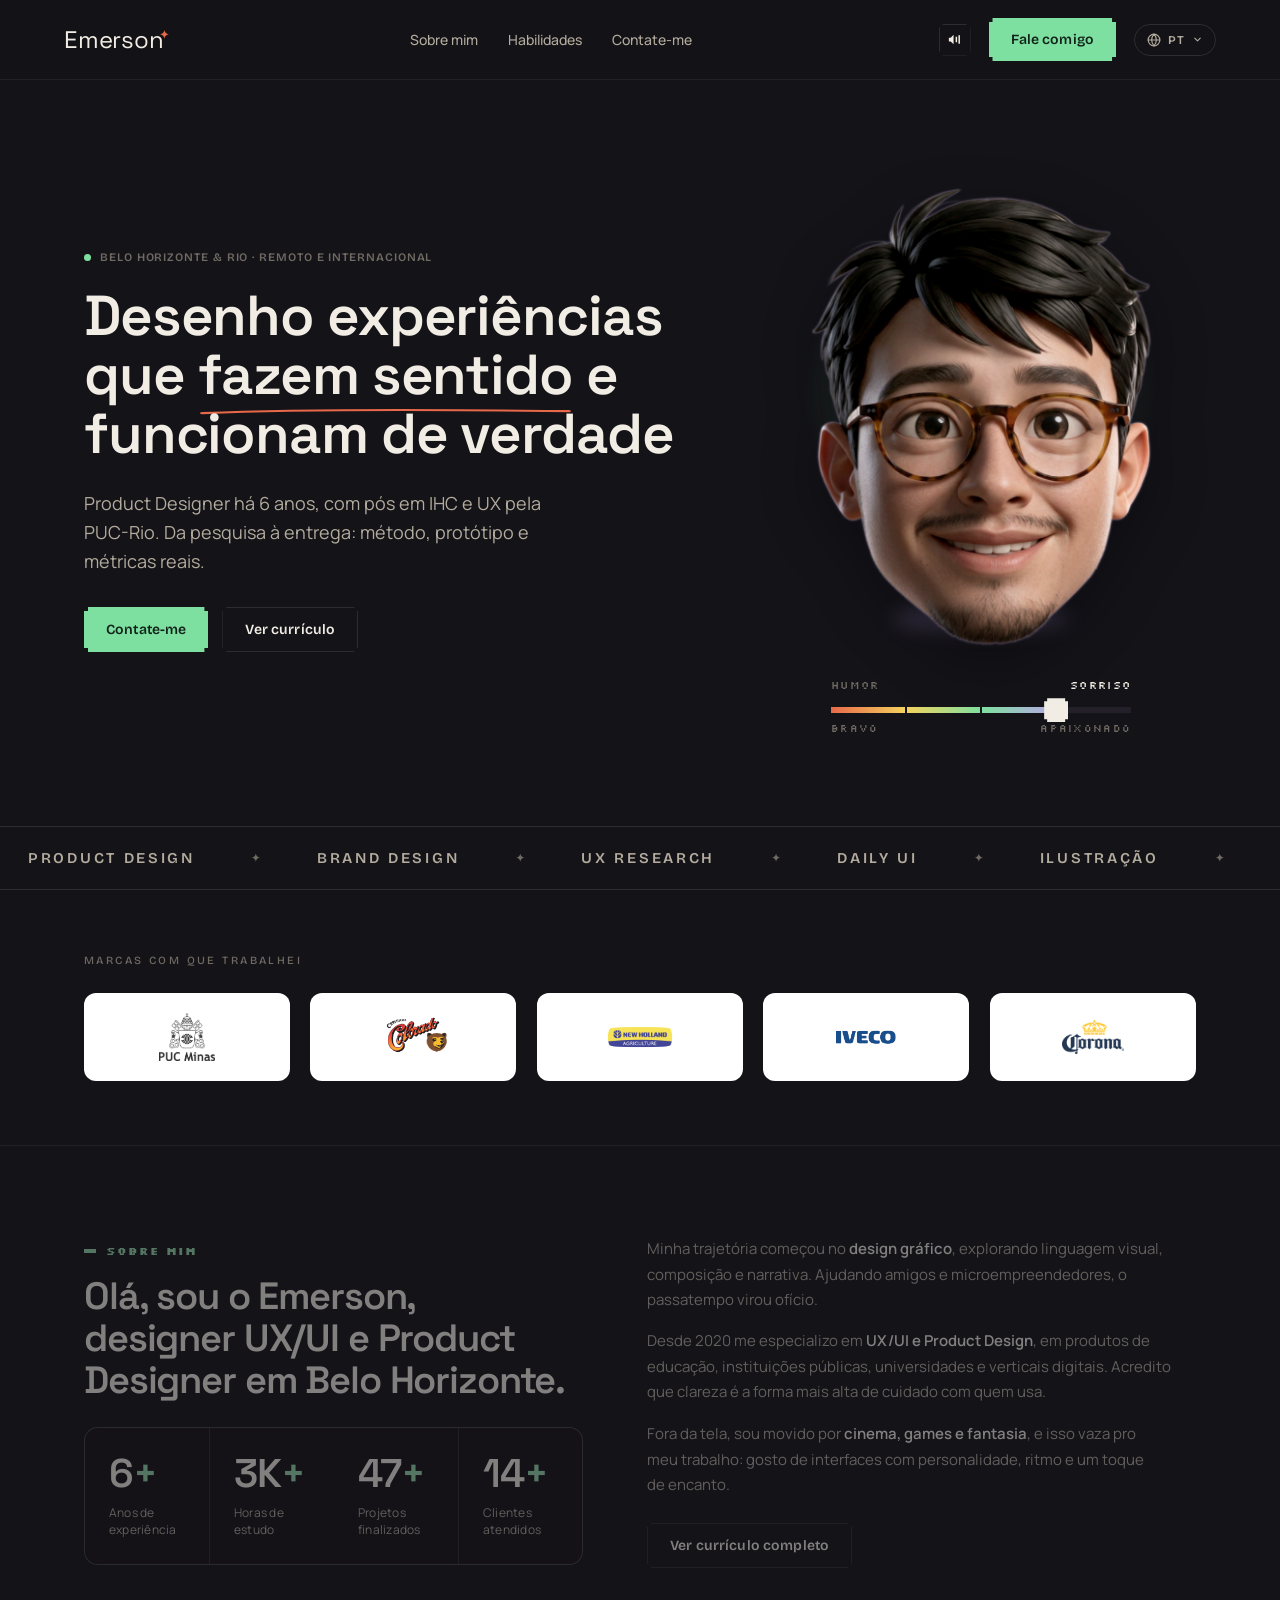
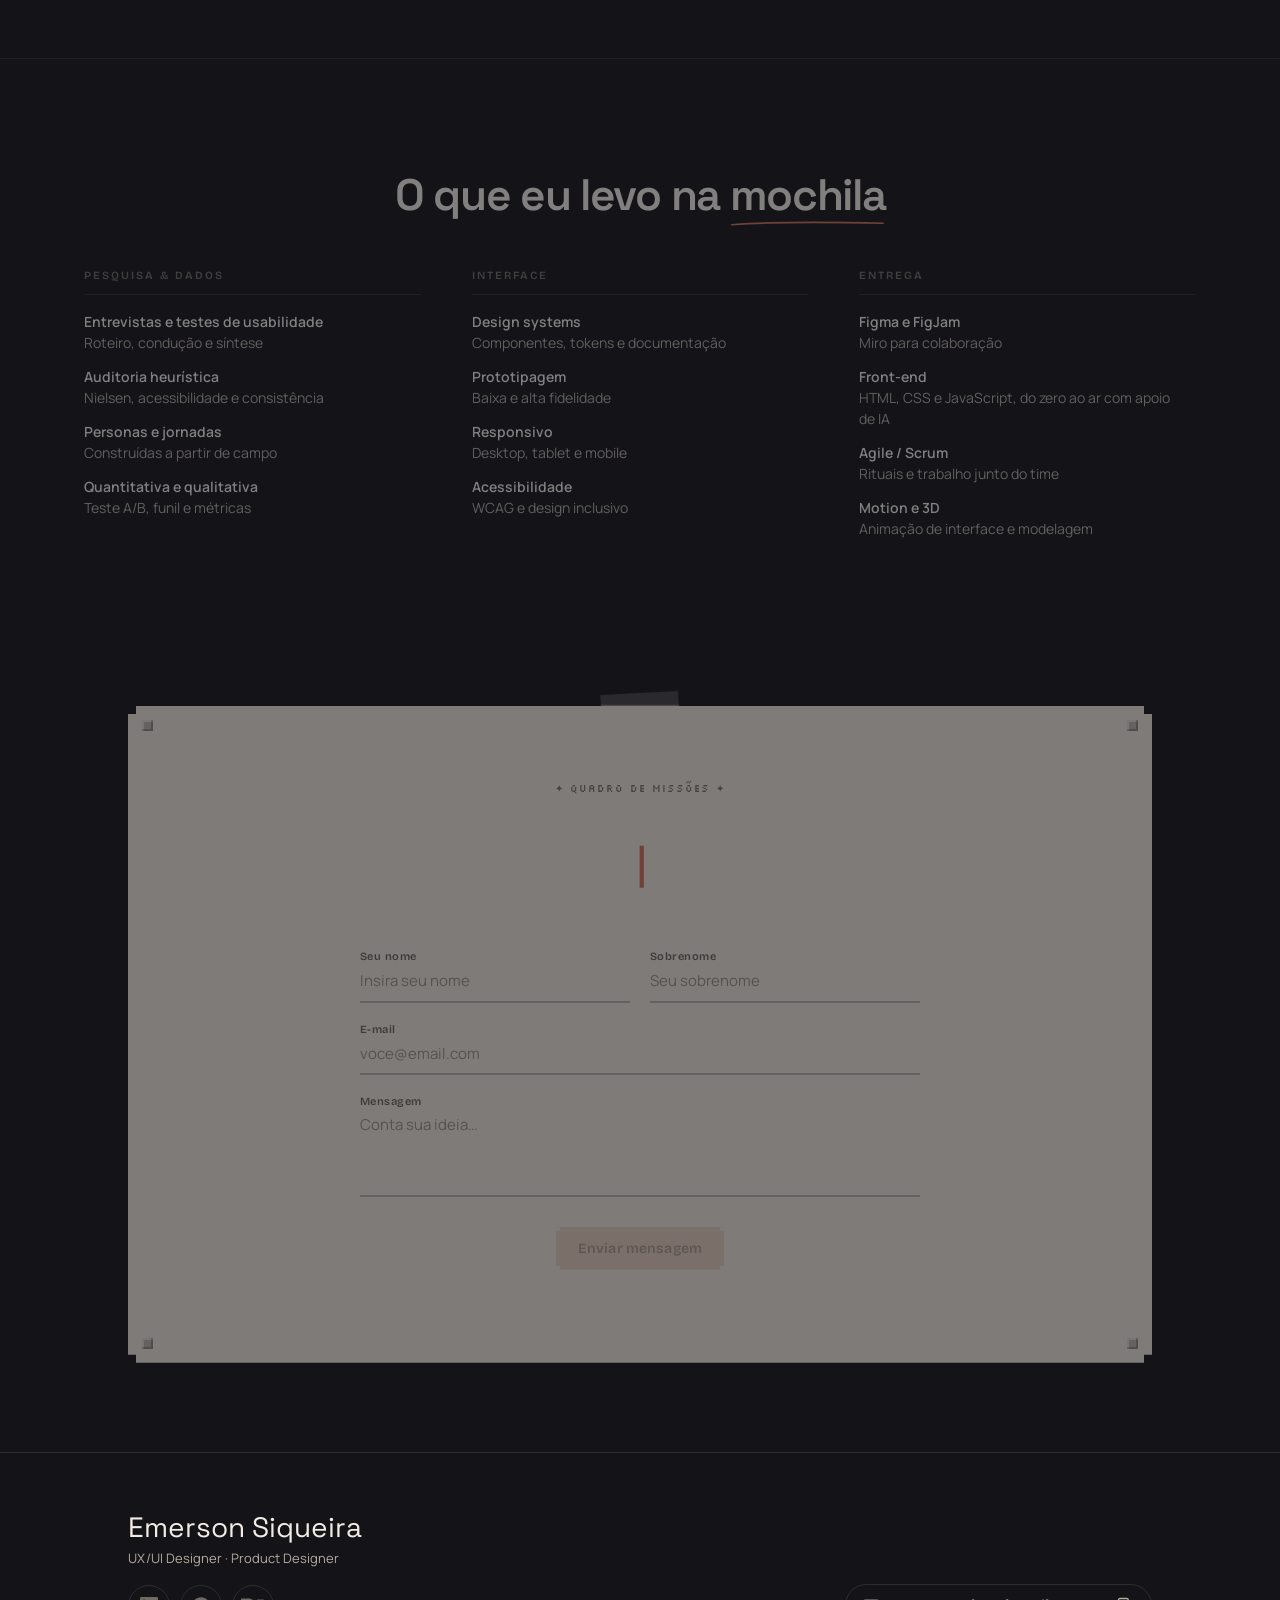
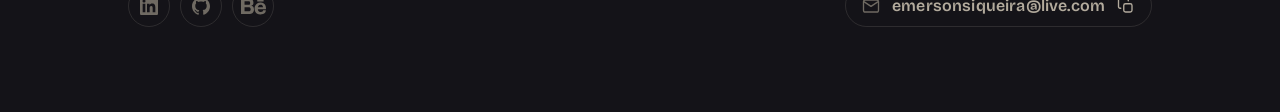
<file: index.html>
<!DOCTYPE html>
<html lang="pt-BR">
<head>
  <meta charset="UTF-8" />
  <meta name="viewport" content="width=device-width, initial-scale=1.0" />
  <title>Emerson Siqueira · UX/UI &amp; Product Designer</title>
  <meta name="description" content="Product Designer há 6 anos, com pós em IHC e UX pela PUC-Rio. Da pesquisa à entrega: método, protótipo e métricas reais. Belo Horizonte &amp; Rio, remoto e internacional." />
  <meta name="author" content="Emerson Siqueira" />
  <meta name="theme-color" content="#141318" />
  <link rel="icon" href="assets/favicon.svg" type="image/svg+xml" />
  <link rel="apple-touch-icon" href="assets/favicon.svg" />
  <meta property="og:type" content="website" />
  <meta property="og:site_name" content="Emerson Siqueira" />
  <meta property="og:locale" content="pt_BR" />
  <meta property="og:title" content="Emerson Siqueira · UX/UI &amp; Product Designer" />
  <meta property="og:description" content="Desenho experiências que fazem sentido e funcionam de verdade. Da pesquisa à entrega." />
  <meta property="og:image" content="assets/og-image.png" />
  <meta property="og:image:width" content="1200" />
  <meta property="og:image:height" content="630" />
  <meta property="og:image:alt" content="Emerson Siqueira, UX/UI e Product Designer" />
  <meta name="twitter:card" content="summary_large_image" />
  <meta name="twitter:title" content="Emerson Siqueira · UX/UI &amp; Product Designer" />
  <meta name="twitter:description" content="Desenho experiências que fazem sentido e funcionam de verdade. Da pesquisa à entrega." />
  <meta name="twitter:image" content="assets/og-image.png" />
  <link rel="preconnect" href="https://fonts.googleapis.com" />
  <link rel="preconnect" href="https://fonts.gstatic.com" crossorigin />
  <link href="https://fonts.googleapis.com/css2?family=Cormorant+Garamond:ital,wght@0,500;1,500;1,600&family=Bricolage+Grotesque:opsz,wght@12,600;12,700;12,800&family=Manrope:wght@400;500;600;700&display=swap&family=Silkscreen:wght@400;700&family=Space+Grotesk:wght@400;500;600;700" rel="stylesheet" />
  <link rel="stylesheet" href="styles/portfolio-v2.css?v=28" />
  <link rel="stylesheet" href="styles/immersive.css?v=2" />
  <style>
    /* ===== V1 GRIMÓRIO — editorial dark, sparse margin stickers ===== */
    .g-hero { position: relative; padding: clamp(40px,7vw,90px) 0 clamp(50px,8vw,100px); overflow: hidden; }
    .g-hero-grid { display: grid; grid-template-columns: 1.18fr 0.82fr; gap: clamp(30px,5vw,70px); align-items: center; }
    .g-hero h1 { font-family: var(--serif); font-size: clamp(32px, 4.4vw, 58px); line-height: 1.05; letter-spacing: -0.02em; }
    .g-hero h1 .it { font-size: 1.02em; }
    .g-hero p.lead { font-family: var(--sans); font-size: clamp(15px,1.5vw,18px); line-height: 1.6; color: var(--ink-soft); max-width: 460px; margin: 26px 0 32px; }
    .g-hero-ctas { display: flex; gap: 14px; flex-wrap: wrap; }

    .avail { display: inline-flex; align-items: center; gap: 9px; font-family: var(--chunk); font-weight: 600; font-size: 11.5px; letter-spacing: 0.08em; text-transform: uppercase; color: var(--ink-mute); border: 0; border-radius: 0; padding: 0; background: transparent; }
    .avail .dot { width: 7px; height: 7px; border-radius: 50%; background: var(--mint); animation: availPulse 2.4s var(--ease) infinite; }
    @keyframes availPulse { 0%{ box-shadow: 0 0 0 0 color-mix(in srgb, var(--mint) 50%, transparent);} 70%{ box-shadow: 0 0 0 6px transparent;} 100%{ box-shadow: 0 0 0 0 transparent;} }
    .domains { display: flex; gap: 8px; flex-wrap: wrap; margin: 20px 0 0; }
    .domain { font-family: var(--sans); font-size: 12.5px; font-weight: 500; color: var(--ink-mute); border: 1px solid var(--line-soft); border-radius: 999px; padding: 5px 12px; }
    .g-portrait-wrap { position: relative; justify-self: center; width: min(380px, 90%); }
    /* o arco vive no próprio slot (mask), não num overflow:hidden do pai —
       senão os controles "Replace/Edit" da foto ficam cortados pela curva */
    .g-portrait { position: relative; z-index: 2; width: 100%; aspect-ratio: 3/4; border-radius: 200px 200px 20px 20px; border: 1px solid var(--line); }
    .hv-short,.hv-meta,.hv-eyebrow{display:none}
    .hv-meta{margin:22px 0 0;font-family:var(--sans);font-size:13px;color:var(--ink-mute);letter-spacing:.01em}
    .hv-eyebrow{font-family:var(--pixel);font-size:11px;letter-spacing:.12em;text-transform:uppercase;color:var(--ink-mute)}
    #hero[data-hv="b"] .domains{display:none}
    #hero[data-hv="b"] .avail{opacity:.75}
    #hero[data-hv="c"] .domains,#hero[data-hv="c"] .hv-long{display:none}
    #hero[data-hv="c"] .hv-short{display:block}
    #hero[data-hv="d"] .avail,#hero[data-hv="d"] .domains,#hero[data-hv="d"] .hv-long,#hero[data-hv="d"] .btn-ghost{display:none}
    #hero[data-hv="d"] .hv-short,#hero[data-hv="d"] .hv-meta{display:block}
    #hero[data-hv="d"] .hv-eyebrow{display:block;order:-1}
    #hero[data-hv="d"] .g-hero-grid>div:first-child{display:flex;flex-direction:column}
    #hero[data-hv="d"] h1{font-size:clamp(36px,5.2vw,68px);margin-top:16px!important}
    #hero[data-hv="d"] .g-hero-ctas{order:5}#hero[data-hv="d"] .hv-meta{order:6}
    .g-portrait:has(.av-stage){border:0}.g-portrait-wrap:has(.av-stage) .g-orbit{display:none}
    .av-stage{position:absolute;inset:0;overflow:visible;perspective:900px;cursor:pointer;touch-action:pan-y;user-select:none;-webkit-user-select:none}
    .av-stage::before{content:"";position:absolute;left:50%;top:46%;width:96%;aspect-ratio:1;transform:translate(-50%,-50%);border-radius:50%;background:radial-gradient(circle,color-mix(in srgb,var(--lilac) 34%,transparent) 0%,color-mix(in srgb,var(--mint) 12%,transparent) 45%,transparent 70%);filter:blur(6px);pointer-events:none}
    .av-head img{filter:saturate(.88) contrast(1.04) drop-shadow(0 0 1px color-mix(in srgb,var(--lilac) 60%,transparent)) drop-shadow(0 18px 28px rgba(0,0,0,.35))}
    .av-shadow{background:color-mix(in srgb,var(--lilac) 30%,rgba(0,0,0,.6))!important}
    .av-head{position:absolute;left:50%;top:50%;width:90%;aspect-ratio:600/800;transform-style:preserve-3d;will-change:transform}
    .av-head img{position:absolute;inset:0;width:100%;height:100%;object-fit:contain;object-position:50% 50%;opacity:0;transform:translateZ(30px) scale(.94);transition:opacity .28s var(--ease),transform .45s cubic-bezier(.34,1.56,.64,1);pointer-events:none;-webkit-user-drag:none}
    .av-head img.on{opacity:1;transform:translateZ(30px) scale(1)}
    .av-sheen{position:absolute;inset:0;transform:translateZ(31px);pointer-events:none;mix-blend-mode:soft-light;-webkit-mask-size:contain;mask-size:contain;-webkit-mask-repeat:no-repeat;mask-repeat:no-repeat;-webkit-mask-position:center;mask-position:center;background:radial-gradient(circle at var(--sx,50%) var(--sy,30%),rgba(255,255,255,.55),transparent 55%)}
    .av-shadow{position:absolute;left:50%;bottom:7%;width:46%;height:5%;border-radius:50%;background:rgba(0,0,0,.45);filter:blur(10px);transform:translateX(-50%);pointer-events:none}
    @media (prefers-reduced-motion: reduce){.av-head img{transition:opacity .2s}}
    .g-portrait-wrap:has(.av-ctl){align-self:start;margin-top:-10px;margin-bottom:60px;width:min(380px,90%,max(220px,calc((100svh - 290px)*.75)))}
    .av-ctl{position:absolute;left:-40px;right:-40px;top:calc(100% + 12px);z-index:3;display:flex;justify-content:center;font-family:var(--pixel);text-transform:uppercase;letter-spacing:.08em}
    .av-ctl>div{display:none}.av-ctl[data-style="a"] .av-a,.av-ctl[data-style="b"] .av-b,.av-ctl[data-style="d"] .av-d{display:flex}
    .av-ctl button{appearance:none;border:0;font:inherit;color:inherit;cursor:pointer}
    .av-a{align-items:center;gap:12px}
    .av-arrow{--px:4px;width:44px;height:44px;display:grid;place-items:center;background:var(--bg-3);color:var(--ink)!important;font-size:16px!important;transition:background .15s,color .15s,transform .1s}
    .av-arrow:hover{background:var(--mint);color:var(--bg)!important}.av-arrow:active{transform:translateY(2px)}
    .av-a-name{width:150px;text-align:center;font-size:16px;color:var(--ink)}
    .av-pips{display:flex;justify-content:center;gap:6px;margin-top:8px}.av-pips i{width:8px;height:8px;background:var(--line)}.av-pips i.on{background:var(--mint)}
    .av-b{flex-direction:column;align-items:center;gap:10px}
    .av-b-lab{font-size:12px;color:var(--ink);min-height:1em}
    .av-b-row{display:flex;gap:8px}
    .av-slot{--px:4px;position:relative;width:56px;height:56px;background:var(--bg-3);padding:4px;transition:transform .15s var(--ease),background .15s}
    .av-slot img{width:100%;height:100%;object-fit:contain;filter:grayscale(.7) brightness(.8);transition:filter .15s;pointer-events:none}
    .av-slot:hover{transform:translateY(-3px)}.av-slot:hover img,.av-slot.on img{filter:none}.av-slot.on{background:var(--mint)}
    .av-d{flex-direction:column;width:300px}
    .av-d-top{display:flex;justify-content:space-between;font-size:11px;color:var(--ink-mute)}.av-d-top b{color:var(--ink);font-weight:400}
    .av-d-track{position:relative;height:24px;margin-top:4px;cursor:pointer;touch-action:none}
    .av-d-rail{position:absolute;left:0;right:0;top:11px;height:6px;background:var(--bg-3)}
    .av-d-fill{position:absolute;left:0;top:11px;height:6px;background:linear-gradient(90deg,var(--coral),var(--yellow),var(--mint),var(--lilac))}
    .av-d-stop{position:absolute;top:9px;width:2px;height:10px;background:var(--bg);margin-left:-1px}
    .av-d-knob{--px:3px;position:absolute;top:2px;width:24px;height:24px;margin-left:-12px;background:var(--ink);transition:left .25s var(--ease)}
    .av-d-track.drag .av-d-knob{transition:none}
    .av-d-ends{display:flex;justify-content:space-between;margin-top:2px;font-size:10px;color:var(--ink-mute)}
    .sticker, .sticker-text, .g-orbit { pointer-events: none; }
    /* cometa vive na sarjeta externa; só aparece quando existe margem de sobra */
    .g-comet { bottom: 14%; left: calc((100vw - var(--max)) / 2 - 64px); }
    @media (max-width: 1420px) { .g-comet { display: none; } }
    .g-orbit { position: absolute; inset: -8%; border: 1.5px dashed var(--line); border-radius: 50%; z-index: 0; }

    .g-about { padding: clamp(50px,7vw,90px) 0; border-top: 1px solid var(--line); position: relative; }
    .g-about-grid { display: grid; grid-template-columns: 1fr 1.1fr; gap: clamp(30px,5vw,64px); }
    .g-about h2 { font-family: var(--serif); font-size: clamp(26px,3.4vw,38px); line-height: 1.1; }
    .g-about .body p { font-family: var(--sans); font-size: 15px; line-height: 1.7; color: var(--ink-soft); margin-bottom: 16px; max-width: 540px; }
    .g-about .body p strong { color: var(--ink); font-weight: 600; }

    .g-projects { padding: clamp(50px,7vw,90px) 0; border-top: 1px solid var(--line); position: relative; }
    .g-proj-grid { display: grid; grid-template-columns: repeat(3, 1fr); gap: 22px; }
    .contact-note { max-width: 560px; margin: 18px auto 0; text-align: left; font-family: var(--sans); font-size: 13.5px; line-height: 1.6; color: #5d564c; }
    .contact-note strong { color: #2a2520; font-weight: 600; }
    .contact-note a { color: #973a22; text-decoration: underline; text-decoration-thickness: 1px; text-underline-offset: 2px; }
    .contact-note a:hover { color: #7a2d18; }
    .g-contact { padding: clamp(50px,7vw,90px) var(--pad); position: relative; }
    @media (max-width: 860px) {
      .g-hero-grid, .g-about-grid { grid-template-columns: 1fr; }
      .g-portrait-wrap { order: -1; }
      .g-proj-grid { grid-template-columns: 1fr; }
    }

    /* CV MODAL */
    .cv-modal { position: fixed; inset: 0; z-index: 200; display: none; }
    .cv-modal.open { display: block; }
    .cv-modal-backdrop { position: absolute; inset: 0; background: rgba(8,8,11,0.74); backdrop-filter: blur(6px); animation: cvFade 0.3s var(--ease); }
    .cv-modal-card { position: absolute; top: clamp(14px,4vh,46px); bottom: clamp(14px,4vh,46px); left: 50%; transform: translateX(-50%); width: min(94vw, 842px); background: var(--bg-2); border: 1px solid var(--line); border-radius: 18px; overflow: hidden; display: flex; flex-direction: column; box-shadow: 0 40px 100px rgba(0,0,0,0.6); animation: cvRise 0.35s var(--ease); }
    .cv-modal-bar { display: flex; align-items: center; justify-content: space-between; gap: 16px; padding: 13px 16px 13px 22px; border-bottom: 1px solid var(--line); background: var(--bg); }
    .cv-modal-title { font-family: var(--chunk); font-size: 12px; font-weight: 600; letter-spacing: 0.16em; text-transform: uppercase; color: var(--ink-soft); }
    .cv-modal-actions { display: flex; align-items: center; gap: 12px; }
    .cv-modal-close { width: 38px; height: 38px; border-radius: 50%; border: 1px solid var(--line); background: transparent; color: var(--ink-soft); font-size: 14px; cursor: pointer; display: grid; place-items: center; transition: border-color 0.2s, color 0.2s; }
    .cv-modal-close:hover { border-color: var(--coral); color: var(--coral); }
    .cv-modal iframe { flex: 1; width: 100%; border: 0; background: #fff; display: block; }
    @media (max-width: 700px) { .cv-modal-card { width: 100vw; top: 0; bottom: 0; border: 0; border-radius: 0; } .cv-modal-bar { padding: 10px 12px 10px 16px; } .cv-modal-title { font-size: 11px; letter-spacing: .1em; } .cv-modal iframe { overflow-x: hidden; } }
    @keyframes cvFade { from { opacity: 0; } to { opacity: 1; } }
    @keyframes cvRise { from { opacity: 0; transform: translateX(-50%) translateY(16px); } to { opacity: 1; transform: translateX(-50%); } }
    /* som ativo: sutil, sem verde-sobre-verde */
    #contactSubmit{transition:background .3s,color .3s,box-shadow .3s}#contactSubmit:disabled{background:color-mix(in oklch,var(--coral) 38%,var(--cream));color:rgba(26,15,11,.55);box-shadow:none!important;cursor:not-allowed;transform:none!important}
    .sfx-btn[aria-pressed="true"]{color:var(--ink)!important;border-color:var(--line)!important}
    /* nav some ao rolar (mobile) + botão flutuante de voltar ao topo */
    .nav{transition:transform .8s cubic-bezier(.22,.61,.36,1),opacity .8s cubic-bezier(.22,.61,.36,1),background .3s}
    .to-top{position:fixed;right:16px;bottom:16px;z-index:60;width:48px;height:48px;display:grid;place-items:center;background:var(--bg-3);color:var(--ink);border:1px solid var(--line);cursor:pointer;--px:4px;opacity:0;transform:translateY(12px);pointer-events:none;transition:opacity .6s var(--ease),transform .6s var(--ease)}
    .to-top svg{width:18px;height:18px}
    .to-top.show{opacity:1;transform:none;pointer-events:auto}
    .to-top:hover{background:var(--mint);color:var(--bg)}
    @media (min-width:761px){.to-top{display:none}}
    @media (max-width:760px){
      .nav.nav-away{transform:translateY(-100%);opacity:0;pointer-events:none}
      .nav{gap:16px}
      .brand{margin-right:.35em}
      .nav-right{gap:10px!important}
      .clients .client-logo{min-height:84px;padding:12px 8px}
      .clients .client-logo img{max-height:calc(var(--h,34px) * 1.2)}
    }
    @media (max-width:400px){
      .nav{padding-inline:14px}
      .nav-right .btn-mint{padding-inline:12px;font-size:12.5px}
    }
    @media (prefers-reduced-motion: reduce) {
      .avail .dot, .contact-paper .blink, .g-orbit.float, .sticker.float { animation: none !important; }
      .cv-modal-backdrop, .cv-modal-card { animation: none !important; }
      *, *::before, *::after { scroll-behavior: auto !important; }
    }
  </style>
<!-- Hotjar Tracking Code for Emerson Siqueira - Portfolio -->
<script>
    (function(h,o,t,j,a,r){
        h.hj=h.hj||function(){(h.hj.q=h.hj.q||[]).push(arguments)};
        h._hjSettings={hjid:6804468,hjsv:6};
        a=o.getElementsByTagName('head')[0];
        r=o.createElement('script');r.async=1;
        r.src=t+h._hjSettings.hjid+j+h._hjSettings.hjsv;
        a.appendChild(r);
    })(window,document,'https://static.hotjar.com/c/hotjar-','.js?sv=');
</script>
</head>
<body data-immersive="x">

<button type="button" class="to-top px-notch" id="toTop" aria-label="Voltar ao topo"><svg viewBox="0 0 24 24" fill="none" stroke="currentColor" stroke-width="2.4" stroke-linecap="round" stroke-linejoin="round" aria-hidden="true"><path d="M12 19V5"></path><path d="m5 12 7-7 7 7"></path></svg></button>
<!-- NAV -->
<nav class="nav">
  <a class="brand" href="index.html" aria-label="Emerson Siqueira">Emerson<span class="brand-spark" aria-hidden="true"><svg viewBox="0 0 24 24"><path class="tw" d="M12 0c.7 6.3 5.4 11 11.7 11.7C17.4 12.4 12.7 17.1 12 23.4 11.3 17.1 6.6 12.4 .3 11.7 6.6 11 11.3 6.3 12 0z" fill="var(--coral)"/></svg></span></a>
  <div class="nav-links">
    <a href="#sobre" data-i18n="nav.about">Sobre mim</a>
    <a href="#projetos" data-i18n="nav.projects" hidden style="display:none">Projetos</a>
    <a href="#habilidades" data-i18n="nav.skills">Habilidades</a>
    <a href="#contato" data-i18n="nav.contact">Contate-me</a>
  </div>
  <div class="nav-right">
    <button type="button" class="sfx-btn px-notch" id="sfxBtn" aria-pressed="false" title="Som da interface" aria-label="Ligar som da interface">
      <svg viewBox="0 0 16 16" aria-hidden="true"><path d="M2 6h2l3-3v10L4 10H2z" fill="currentColor"/><g class="wave"><path d="M10 5v6M13 3.5v9" stroke="currentColor" stroke-width="1.6" fill="none"/></g><g class="mute"><path d="M10 5.5l4 5M14 5.5l-4 5" stroke="currentColor" stroke-width="1.6" fill="none"/></g></svg>
    </button>
    <a class="btn btn-mint" href="#contato" data-i18n="nav.cta">Fale comigo</a>
    <div class="lang-switch" id="langSwitch">
      <button class="lang-btn" id="langBtn" aria-haspopup="true" aria-expanded="false" aria-label="Idioma">
        <svg viewBox="0 0 24 24" fill="none" stroke="currentColor" stroke-width="2" stroke-linecap="round" stroke-linejoin="round"><circle cx="12" cy="12" r="10"/><path d="M2 12h20"/><path d="M12 2a15.3 15.3 0 0 1 4 10 15.3 15.3 0 0 1-4 10 15.3 15.3 0 0 1-4-10 15.3 15.3 0 0 1 4-10z"/></svg>
        <span id="langCur">PT</span>
        <svg class="chev" viewBox="0 0 24 24" fill="none" stroke="currentColor" stroke-width="2.4" stroke-linecap="round" stroke-linejoin="round" style="width:11px;height:11px;"><polyline points="6 9 12 15 18 9"/></svg>
      </button>
      <div class="lang-menu" id="langMenu" role="menu">
        <button data-lang="pt" role="menuitem">Português <span class="code">PT</span></button>
        <button data-lang="en" role="menuitem">English <span class="code">EN</span></button>
        <button data-lang="es" role="menuitem">Español <span class="code">ES</span></button>
      </div>
    </div>
  </div>
</nav>

<!-- HERO -->
<header class="g-hero" id="hero" data-hv="c">
  <div class="wrap g-hero-grid">
    <div>
      <span class="avail"><span class="dot" aria-hidden="true"></span><span data-i18n="hero.avail">Belo Horizonte &amp; Rio · Remoto e internacional</span></span>
      <h1 style="margin-top:20px;" data-i18n="hero.title">Desenho experiências que <span class="em-ink">fazem sentido</span> e funcionam de verdade</h1>
      <p class="lead hv-short" data-i18n="hero.leadShort">Product Designer há 6 anos, com pós em IHC e UX pela PUC-Rio. Da pesquisa à entrega: método, protótipo e métricas reais.</p>
      <p class="lead hv-long" data-i18n="hero.lead">Product Designer com 6 anos de estrada em educação, saúde e fintech. Da pesquisa à entrega: método, protótipo e métricas reais, com uma boa dose de cinema, games e narrativa no caminho.</p>
      <div class="domains">
        <span class="domain" data-i18n="hero.d1">Educação</span>
        <span class="domain" data-i18n="hero.d2">Saúde</span>
        <span class="domain" data-i18n="hero.d3">Fintech</span>
      </div>
      <div class="g-hero-ctas" style="margin-top:30px;">
        <a class="btn btn-mint" href="#contato" data-i18n="nav.contact">Contate-me</a>
        <a class="btn btn-ghost js-open-cv" href="cv.html" data-i18n="hero.cta2">Ver currículo</a>
      </div>
      <p class="hv-meta">Pós em IHC e UX · PUC-Rio · Bacharel em Design</p>
      <span class="hv-eyebrow">Product Designer · UX/UI</span>
    </div>
    <div class="g-portrait-wrap">
      <div class="g-orbit float" style="--rot:0deg;"></div>
      <div class="g-portrait">
        <div class="av-stage" id="avStage" role="img" aria-label="Avatar do Emerson — clique para trocar a expressão">
          <div class="av-shadow"></div>
          <div class="av-head" id="avHead">
            <img class="on" data-mood="sorriso" src="assets/avatar/a.png?v=2" alt="" draggable="false" />
            <img data-mood="serio" src="assets/avatar/b.png?v=2" alt="" draggable="false" />
            <img data-mood="debochado" src="assets/avatar/e.png?v=2" alt="" draggable="false" />
            <img data-mood="apaixonado" src="assets/avatar/d.png?v=2" alt="" draggable="false" />
            <img data-mood="bravo" src="assets/avatar/c.png?v=2" alt="" draggable="false" />
            <div class="av-sheen" id="avSheen"></div>
          </div>
        </div>
      </div>
      <div class="av-ctl" id="avMoods" data-style="d" role="group" aria-label="Expressão do avatar">
        <div class="av-a"><button type="button" class="av-arrow px-notch" data-d="-1" aria-label="Anterior">&lt;</button><div class="av-a-name"><span class="av-cur"></span><div class="av-pips"></div></div><button type="button" class="av-arrow px-notch" data-d="1" aria-label="Próxima">&gt;</button></div>
        <div class="av-b"><div class="av-b-lab"></div><div class="av-b-row"></div></div>
        <div class="av-d"><div class="av-d-top"><span>Humor</span><b class="av-cur"></b></div><div class="av-d-track"><div class="av-d-rail"></div><div class="av-d-fill"></div><div class="av-d-knob px-notch"></div></div><div class="av-d-ends"><span>Bravo</span><span>Apaixonado</span></div></div>
      </div>
    </div>
  </div>
</header>


<!-- MARQUEE -->
<div class="marquee" aria-hidden="true">
  <div class="marquee-track">
    <span class="marquee-item">Product Design</span><span class="marquee-item">Brand Design</span><span class="marquee-item">UX Research</span><span class="marquee-item">Daily UI</span><span class="marquee-item" data-i18n="marquee.illu">Ilustração</span>
    <span class="marquee-item">Product Design</span><span class="marquee-item">Brand Design</span><span class="marquee-item">UX Research</span><span class="marquee-item">Daily UI</span><span class="marquee-item" data-i18n="marquee.illu">Ilustração</span>
  </div>
</div>

<!-- CLIENTS -->
<section class="wrap" style="padding: clamp(40px,5vw,64px) var(--pad);">
  <p class="clients-label">Marcas com que trabalhei</p>
  <div class="clients" data-rail="dots" data-rail-group="3">
    <div class="client-logo" style="--h:48px"><img src="assets/business-1.png" alt="PUC Minas" /></div>
    <div class="client-logo" style="--h:44px"><img src="assets/business-5.png" alt="Cervejaria Colorado" /></div>
    <div class="client-logo" style="--h:48px"><img src="assets/business-4.png" alt="New Holland Agriculture" /></div>
    <div class="client-logo" style="--h:34px"><img src="assets/business-3.png" alt="IVECO" /></div>
    <div class="client-logo" style="--h:34px"><img src="assets/business-2.png" alt="Corona" /></div>
  </div>
</section>

<!-- ABOUT + STATS -->
<section class="g-about" id="sobre">
  <div class="wrap g-about-grid">
    <div>
      <span class="eyebrow" data-i18n="about.eyebrow">Sobre mim</span>
      <h2 style="margin:18px 0 26px;" data-i18n="about.title">Olá, sou o Emerson, designer UX/UI e Product Designer em Belo Horizonte.</h2>
      <div class="stats">
        <div class="stat"><div class="n">6<span class="u">+</span></div><div class="l" data-i18n="stat.years">Anos de experiência</div></div>
        <div class="stat"><div class="n">3K<span class="u">+</span></div><div class="l" data-i18n="stat.hours">Horas de estudo</div></div>
        <div class="stat"><div class="n">50<span class="u">+</span></div><div class="l" data-i18n="stat.projects">Projetos finalizados</div></div>
        <div class="stat"><div class="n">15<span class="u">+</span></div><div class="l" data-i18n="stat.clients">Clientes atendidos</div></div>
      </div>
    </div>
    <div class="body">
      <p data-i18n="about.p1">Minha trajetória começou no <strong>design gráfico</strong>, explorando linguagem visual, composição e narrativa. Ajudando amigos e microempreendedores, o passatempo virou ofício.</p>
      <p data-i18n="about.p2">Desde 2020 me especializo em <strong>UX/UI e Product Design</strong>, em produtos de educação, instituições públicas, universidades e verticais digitais. Acredito que clareza é a forma mais alta de cuidado com quem usa.</p>
      <p data-i18n="about.p3">Fora da tela, sou movido por <strong>cinema, games e fantasia</strong>, e isso vaza pro meu trabalho: gosto de interfaces com personalidade, ritmo e um toque de encanto.</p>
      <a class="btn btn-ghost" href="cv.html" id="openCv" style="margin-top:10px;" data-i18n="about.cv">Ver currículo completo</a>
    </div>
  </div>
</section>

<!-- PROJECTS -->
<!-- oculto até os cases ficarem prontos: remova hidden + style para reativar -->
<section class="g-projects" id="projetos" hidden style="display:none">
  <div class="wrap">
    <div class="sec-head-v2" style="position:relative;">
      <div>
        <span class="eyebrow" data-i18n="proj.eyebrow">Projetos</span>
        <h2 class="sec-title-v2" style="margin-top:14px;" data-i18n="proj.title">Três cases, do problema à <span class="em-ink">entrega</span></h2>
      </div>
    </div>
    <div class="g-proj-grid m-rail" data-rail="dots">
      <a class="proj-card px-notch" href="cases/stenio.html">
        <div class="proj-thumb" style="background-image:url('assets/stenio/about-shop.webp');"></div>
        <div class="proj-body">
          <h3>Landing Page Stenio's Barbearia</h3>
          <div class="proj-tags"><span class="proj-tag">Design</span><span class="proj-tag">Front-end</span></div>
          <div class="proj-facts">
            <div class="proj-fact"><span class="k">Papel</span><span class="v">Designer e front-end</span></div>
            <div class="proj-fact"><span class="k">Escopo</span><span class="v">Brand, UI e código</span></div>
          </div>
          <span class="proj-more">Ver case <svg viewBox="0 0 24 24" fill="none" stroke="currentColor" stroke-width="2" stroke-linecap="round" stroke-linejoin="round"><path d="M5 12h13"/><path d="m12 5 7 7-7 7"/></svg></span>
        </div>
      </a>
      <a class="proj-card px-notch" href="cases/medroom.html">
        <div class="proj-thumb" style="background:linear-gradient(135deg,#0052F7,#1656F0);display:grid;place-items:center;">
          <span style="font-family:var(--chunk);font-weight:800;font-size:30px;color:#fff;letter-spacing:-0.02em;">MedRoom</span>
        </div>
        <div class="proj-body">
          <h3 data-i18n="card2.title">Console Administrativo</h3>
          <div class="proj-tags"><span class="proj-tag">Dados</span><span class="proj-tag">UX/UI</span><span class="proj-tag">Front-end</span></div>
          <div class="proj-facts">
            <div class="proj-fact"><span class="k">Papel</span><span class="v">Product Designer</span></div>
            <div class="proj-fact"><span class="k">Escopo</span><span class="v">Dados, UX/UI e front-end</span></div>
          </div>
          <span class="proj-more">Ver case <svg viewBox="0 0 24 24" fill="none" stroke="currentColor" stroke-width="2" stroke-linecap="round" stroke-linejoin="round"><path d="M5 12h13"/><path d="m12 5 7 7-7 7"/></svg></span>
        </div>
      </a>
      <a class="proj-card px-notch" href="cases/pesquisa-residentes.html">
        <div class="proj-thumb" style="background:var(--bg-3);display:grid;place-items:center;">
          <span class="it" style="font-size:26px;color:var(--lilac);text-align:center;line-height:1.2;" data-i18n="card3.thumb">Pesquisa<br/>com usuários</span>
        </div>
        <div class="proj-body">
          <h3 data-i18n="card3.title">Médicos residentes</h3>
          <div class="proj-tags"><span class="proj-tag">UX Research</span><span class="proj-tag">Personas</span></div>
          <div class="proj-facts">
            <div class="proj-fact"><span class="k">Papel</span><span class="v">UX Researcher</span></div>
            <div class="proj-fact"><span class="k">Escopo</span><span class="v">Entrevistas e síntese</span></div>
          </div>
          <span class="proj-more">Ver case <svg viewBox="0 0 24 24" fill="none" stroke="currentColor" stroke-width="2" stroke-linecap="round" stroke-linejoin="round"><path d="M5 12h13"/><path d="m12 5 7 7-7 7"/></svg></span>
        </div>
      </a>
    </div>
  </div>
</section>


<!-- SKILL TREE -->
<section class="g-tree" id="habilidades">
  <div class="wrap" style="position:relative;">
    <div class="sec-head-v2" style="justify-content:center;text-align:center;">
      <div>
        <span class="eyebrow" data-i18n="tree.eyebrow" style="justify-content:center;">Habilidades</span>
        <h2 class="sec-title-v2" style="margin-top:14px;" data-i18n="tree.title">O que eu levo na <span class="em-ink">mochila</span></h2>
      </div>
    </div>
    <div class="skill-tabs" id="skill-tabs"></div>
    <div class="skill-cols" data-rail="tabs" data-rail-nav="#skill-tabs">
      <div class="skill-col">
        <h3 data-i18n="tree.b1">Pesquisa &amp; dados</h3>
        <ul class="skill-list">
          <li data-i18n="tree.b1n1"><b>Entrevistas e testes de usabilidade</b>Roteiro, condução e síntese</li>
          <li data-i18n="tree.b1n2"><b>Auditoria heurística</b>Nielsen, acessibilidade e consistência</li>
          <li data-i18n="tree.b1n3"><b>Personas e jornadas</b>Construídas a partir de campo</li>
          <li data-i18n="tree.b1n4"><b>Quantitativa e qualitativa</b>Teste A/B, funil e métricas</li>
        </ul>
      </div>
      <div class="skill-col">
        <h3 data-i18n="tree.b2">Interface</h3>
        <ul class="skill-list">
          <li data-i18n="tree.b2n1"><b>Design systems</b>Componentes, tokens e documentação</li>
          <li data-i18n="tree.b2n2"><b>Prototipagem</b>Baixa e alta fidelidade</li>
          <li data-i18n="tree.b2n3"><b>Responsivo</b>Desktop, tablet e mobile</li>
          <li data-i18n="tree.b2n4"><b>Acessibilidade</b>WCAG e design inclusivo</li>
        </ul>
      </div>
      <div class="skill-col">
        <h3 data-i18n="tree.b3">Entrega</h3>
        <ul class="skill-list">
          <li data-i18n="tree.b3n1"><b>Figma e FigJam</b>Miro para colaboração</li>
          <li data-i18n="tree.b3n2"><b>Front-end</b>HTML, CSS e JavaScript, do zero ao ar com apoio de IA</li>
          <li data-i18n="tree.b3n3"><b>Agile / Scrum</b>Rituais e trabalho junto do time</li>
          <li data-i18n="tree.b3n4"><b>Motion e 3D</b>Animação de interface e modelagem</li>
        </ul>
      </div>
    </div>
  </div>
</section>

<!-- CONTACT -->
<section class="g-contact" id="contato">
  <div class="wrap" style="position:relative;">
    <div class="tape" style="top:-13px;left:50%;transform:translateX(-50%) rotate(-3deg);z-index:3;"></div>
    <div class="contact-paper px-notch">
      <div class="px-nail tl"></div><div class="px-nail tr"></div><div class="px-nail bl"></div><div class="px-nail br"></div>
      <span class="quest-label" data-i18n="contact.quest">✦ QUADRO DE MISSÕES ✦</span>
      <h2><span class="type-rot" id="typeRot">MANDA JOBS</span><span class="blink" aria-hidden="true">|</span></h2>
      <form class="contact-form" id="contactForm" action="https://formsubmit.co/ajax/emersonsiqueira@live.com" method="POST" novalidate>
        <div class="contact-field"><label for="cf-name" data-i18n="form.name">Seu nome</label><input id="cf-name" name="Nome" type="text" autocomplete="given-name" required data-i18n-ph="form.name.ph" placeholder="Insira seu nome" /></div>
        <div class="contact-field"><label for="cf-last" data-i18n="form.last">Sobrenome</label><input id="cf-last" name="Sobrenome" type="text" autocomplete="family-name" required data-i18n-ph="form.last.ph" placeholder="Seu sobrenome" /></div>
        <div class="contact-field full"><label for="cf-email" data-i18n="form.email">E-mail</label><input id="cf-email" name="email" type="email" autocomplete="email" required data-i18n-ph="form.email.ph" placeholder="voce@email.com" /></div>
        <div class="contact-field full"><label for="cf-msg" data-i18n="form.msg">Mensagem</label><textarea id="cf-msg" name="Mensagem" rows="3" required data-i18n-ph="form.msg.ph" placeholder="Conta sua ideia…"></textarea></div>
        <input type="hidden" name="_subject" value="Novo contato pelo portfólio" />
        <input type="hidden" name="_template" value="table" />
        <input type="text" name="_honey" style="display:none" tabindex="-1" autocomplete="off" aria-hidden="true" />
      </form>
      <div style="margin-top:30px;"><button class="btn btn-coral" type="submit" form="contactForm" id="contactSubmit" data-i18n="form.send">Enviar mensagem</button></div>
      <div class="form-status" id="formStatus" role="status" aria-live="polite"></div>
    </div>
  </div>
</section>

<!-- FOOTER -->
<footer class="foot-v2">
  <div class="wrap">
    <div class="foot-v2-row">
      <div>
        <div class="name"><span class="brand-emk">Emerson</span> Siqueira</div>
        <div class="role" data-i18n="foot.role">UX/UI Designer · Product Designer</div>
        <div class="socials">
          <a class="social" href="https://www.linkedin.com/in/emesiqueira" target="_blank" rel="noopener" aria-label="LinkedIn">
            <svg viewBox="0 0 24 24" fill="currentColor" aria-hidden="true"><path d="M20.447 20.452h-3.554v-5.569c0-1.328-.027-3.037-1.852-3.037-1.853 0-2.136 1.445-2.136 2.939v5.667H9.351V9h3.414v1.561h.046c.477-.9 1.637-1.852 3.37-1.852 3.601 0 4.267 2.37 4.267 5.455v6.288zM5.337 7.433a2.062 2.062 0 0 1-2.063-2.065 2.064 2.064 0 1 1 2.063 2.065zm1.782 13.019H3.555V9h3.564v11.452zM22.225 0H1.771C.792 0 0 .774 0 1.729v20.542C0 23.227.792 24 1.771 24h20.451C23.2 24 24 23.227 24 22.271V1.729C24 .774 23.2 0 22.222 0h.003z"/></svg>
          </a>
          <a class="social" href="https://github.com/emesiqueira" target="_blank" rel="noopener" aria-label="GitHub">
            <svg viewBox="0 0 24 24" fill="currentColor" aria-hidden="true"><path d="M12 .297c-6.63 0-12 5.373-12 12 0 5.303 3.438 9.8 8.205 11.385.6.113.82-.258.82-.577 0-.285-.01-1.04-.015-2.04-3.338.724-4.042-1.61-4.042-1.61C4.422 18.07 3.633 17.7 3.633 17.7c-1.087-.744.084-.729.084-.729 1.205.084 1.838 1.236 1.838 1.236 1.07 1.835 2.809 1.305 3.495.998.108-.776.417-1.305.76-1.605-2.665-.3-5.466-1.332-5.466-5.93 0-1.31.465-2.38 1.235-3.22-.135-.303-.54-1.523.105-3.176 0 0 1.005-.322 3.3 1.23.96-.267 1.98-.399 3-.405 1.02.006 2.04.138 3 .405 2.28-1.552 3.285-1.23 3.285-1.23.645 1.653.24 2.873.12 3.176.765.84 1.23 1.91 1.23 3.22 0 4.61-2.805 5.625-5.475 5.92.42.36.81 1.096.81 2.22 0 1.606-.015 2.896-.015 3.286 0 .315.21.69.825.57C20.565 22.092 24 17.592 24 12.297c0-6.627-5.373-12-12-12"/></svg>
          </a>
          <a class="social" href="https://www.behance.net/emesiqueira" target="_blank" rel="noopener" aria-label="Behance">
            <svg viewBox="0.5 94.187 511 323.626" fill="currentColor" aria-hidden="true"><path d="M206.729 238.87s48.358-3.59 48.358-60.297c0-56.711-39.563-84.387-89.678-84.387H.5v316.909h164.909s100.671 3.18 100.671-93.537c0 .001 4.389-78.688-59.351-78.688zm-53.19-88.357h11.87s22.416 0 22.416 32.973c0 32.969-13.183 37.749-28.136 37.749H73.161v-70.722h80.378zm7.21 204.257H73.161v-84.69h92.248s33.41-.438 33.41 43.522c0 37.068-24.954 40.888-38.07 41.168zm239.593-179.953c-121.873 0-121.765 121.766-121.765 121.766s-8.362 121.141 121.765 121.141c0 0 108.438 6.195 108.438-84.271h-55.768s1.86 34.068-50.81 34.068c0 0-55.777 3.738-55.777-55.135H510.64c0-.001 17.968-137.569-110.298-137.569zm-54.53 95.263s6.81-48.846 55.769-48.846c48.949 0 48.336 48.846 48.336 48.846H345.812zm117.096-118.199H332.159v-39.025h130.749v39.025z"/></svg>
          </a>
        </div>
      </div>
      <div class="foot-right">
        <button class="mail-copy" id="mailCopy" type="button" data-mail="emersonsiqueira@live.com" aria-label="Copiar e-mail: emersonsiqueira@live.com">
          <svg class="mail-ico-left" viewBox="0 0 24 24" fill="none" stroke="currentColor" stroke-width="1.8" stroke-linecap="round" stroke-linejoin="round" aria-hidden="true"><rect x="2" y="4" width="20" height="16" rx="2.5"/><path d="m3 6.5 9 6 9-6"/></svg>
          <span class="mail-text">emersonsiqueira@live.com</span>
          <span class="mail-ico-act" aria-hidden="true">
            <svg class="ico-copy" viewBox="0 0 24 24" fill="none" stroke="currentColor" stroke-width="1.8" stroke-linecap="round" stroke-linejoin="round"><rect x="9" y="9" width="11" height="11" rx="2.4"/><path d="M5 15H4a2 2 0 0 1-2-2V4a2 2 0 0 1 2-2h9a2 2 0 0 1 2 2v1"/></svg>
            <svg class="ico-check" viewBox="0 0 24 24" fill="none" stroke="currentColor" stroke-width="2.2" stroke-linecap="round" stroke-linejoin="round"><polyline points="20 6 9 17 4 12"/></svg>
            <span class="mail-tip" id="mailTip">Copiar</span>
          </span>
        </button>
      </div>
    </div>
    <div class="copy" data-i18n="foot.copy">© 2026 Emerson Siqueira · UX/UI &amp; Product Designer</div>
  </div>
</footer>

<!-- CV MODAL -->
<div class="cv-modal" id="cvModal" aria-hidden="true">
  <div class="cv-modal-backdrop" data-close></div>
  <div class="cv-modal-card" role="dialog" aria-modal="true" aria-label="Currículo de Emerson Siqueira">
    <div class="cv-modal-bar">
      <span class="cv-modal-title">Currículo · Emerson Siqueira</span>
      <div class="cv-modal-actions">
        <button class="btn btn-mint" id="cvPrint" type="button">Baixar PDF</button>
        <button class="cv-modal-close" data-close type="button" aria-label="Fechar">✕</button>
      </div>
    </div>
    <iframe id="cvFrame" title="Currículo de Emerson Siqueira" src="about:blank"></iframe>
  </div>
</div>

<script defer src="scripts/immersive.js?v=2"></script>
<script src="scripts/i18n.js?v=3"></script>
<script src="scripts/typerot.js?v=2"></script>
<script src="scripts/rails.js?v=1"></script>
<script>
(function(){
  var stage=document.getElementById('avStage'),head=document.getElementById('avHead'),sheen=document.getElementById('avSheen'),moods=document.getElementById('avMoods');
  if(!stage)return;
  var imgs=head.querySelectorAll('img'),order=[].map.call(imgs,function(i){return i.dataset.mood});
  function setMood(m){imgs.forEach(function(i){i.classList.toggle('on',i.dataset.mood===m);if(i.dataset.mood===m){var u='url('+i.getAttribute('src')+')';sheen.style.webkitMaskImage=u;sheen.style.maskImage=u;}});if(window.__avSync)__avSync(m);}
  (function(){
    var M=[['bravo','Bravo','c'],['serio','Sério','b'],['debochado','Debochado','e'],['sorriso','Sorriso','a'],['apaixonado','Apaixonado','d']],N=M.length,keys=M.map(function(x){return x[0]}),idx=3;
    var curs=moods.querySelectorAll('.av-cur'),pips=moods.querySelector('.av-pips'),row=moods.querySelector('.av-b-row'),lab=moods.querySelector('.av-b-lab'),tr=moods.querySelector('.av-d-track'),kn=moods.querySelector('.av-d-knob'),fill=moods.querySelector('.av-d-fill');
    M.forEach(function(m,j){pips.appendChild(document.createElement('i'));var b=document.createElement('button');b.type='button';b.className='av-slot px-notch';b.setAttribute('aria-label',m[1]);b.innerHTML='<img src="assets/avatar/'+m[2]+'.png" alt="">';b.onclick=function(){go(j)};b.onmouseenter=function(){lab.textContent=m[1]};b.onmouseleave=function(){lab.textContent=M[idx][1]};row.appendChild(b);if(j&&j<N-1){var s=document.createElement('div');s.className='av-d-stop';s.style.left=(j/(N-1)*100)+'%';tr.insertBefore(s,kn)}});
    function pos(p){kn.style.left=p*100+'%';fill.style.width=p*100+'%'}
    function go(j){setMood(keys[(j+N)%N])}
    window.__avNext=function(){go(idx+1)};
    window.__avSync=function(m){idx=keys.indexOf(m);curs.forEach(function(c){c.textContent=M[idx][1]});lab.textContent=M[idx][1];pips.querySelectorAll('i').forEach(function(p,j){p.classList.toggle('on',j===idx)});row.querySelectorAll('.av-slot').forEach(function(s,j){s.classList.toggle('on',j===idx)});if(!tr.classList.contains('drag'))pos(idx/(N-1))};
    moods.querySelectorAll('.av-arrow').forEach(function(b){b.onclick=function(){go(idx+ +b.dataset.d)}});
    function mv(e){var r=tr.getBoundingClientRect(),p=Math.max(0,Math.min(1,(e.clientX-r.left)/r.width));pos(p);var n=Math.round(p*(N-1));if(n!==idx)go(n)}
    tr.onpointerdown=function(e){tr.classList.add('drag');tr.setPointerCapture(e.pointerId);mv(e)};tr.onpointermove=function(e){if(tr.classList.contains('drag'))mv(e)};tr.onpointerup=tr.onpointercancel=function(){tr.classList.remove('drag');pos(idx/(N-1))};
    moods.dataset.style='d';
  })();
  setMood('sorriso');
  var reduce=matchMedia('(prefers-reduced-motion: reduce)').matches;
  var ry=0,rx=0,vy=0,vx=0,ty=0,tx=0,drag=null,moved=false;
  document.addEventListener('pointermove',function(e){if(drag)return;var r=stage.getBoundingClientRect();var cx=r.left+r.width/2,cy=r.top+r.height/2;ty=Math.max(-1,Math.min(1,(e.clientX-cx)/(innerWidth/2)))*9;tx=Math.max(-1,Math.min(1,(e.clientY-cy)/(innerHeight/2)))*-6;});
  stage.addEventListener('pointerdown',function(e){drag={x:e.clientX,y:e.clientY,ry:ry,rx:rx};moved=false;stage.classList.add('drag');stage.setPointerCapture(e.pointerId)});
  stage.addEventListener('pointermove',function(e){if(!drag)return;var dx=e.clientX-drag.x,dy=e.clientY-drag.y;if(Math.abs(dx)+Math.abs(dy)>4)moved=true;ty=0;tx=0;});
  function end(e){if(!drag)return;drag=null;stage.classList.remove('drag');ty=0;tx=0;if(!moved&&e.type==='pointerup'){if(window.__avNext)window.__avNext();else{var cur=head.querySelector('img.on').dataset.mood;setMood(order[(order.indexOf(cur)+1)%order.length]);}}}
  stage.addEventListener('pointerup',end);stage.addEventListener('pointercancel',end);
  if(reduce){head.style.transform='translate(-50%,-50%)';return;}
  (function tick(t){var k=.04,d=.86;vy=(vy+(ty-ry)*k)*d;vx=(vx+(tx-rx)*k)*d;ry+=vy;rx+=vx;var bob=Math.sin((t||0)/1400)*4;
    head.style.transform='translate(calc(-50% + '+(ry*.5).toFixed(2)+'px), calc(-50% + '+(bob-rx*.5).toFixed(2)+'px))';
    sheen.style.setProperty('--sx',(50-ry*1.2)+'%');sheen.style.setProperty('--sy',(30+rx*1.2)+'%');
    requestAnimationFrame(tick);})();
})();
</script>
<script>
  const io = new IntersectionObserver((es)=>es.forEach(e=>{ if(e.isIntersecting){ e.target.classList.add('in'); io.unobserve(e.target);} }), {threshold:0.12});
  document.querySelectorAll('.rv').forEach(el=>io.observe(el));

  // CV modal
  (function(){
    const modal = document.getElementById('cvModal');
    const frame = document.getElementById('cvFrame');
    const openBtns = document.querySelectorAll('#openCv, .js-open-cv');
    let loaded = false;
    function open(e){ if(e) e.preventDefault(); var lg='pt'; try{ lg=localStorage.getItem('emerson-lang')||'pt'; }catch(_){} if(loaded!==lg){ frame.src = 'cv.html?embed=1&lang='+lg; loaded = lg; } modal.classList.add('open'); modal.setAttribute('aria-hidden','false'); document.body.style.overflow = 'hidden'; }
    function close(){ modal.classList.remove('open'); modal.setAttribute('aria-hidden','true'); document.body.style.overflow = ''; }
    openBtns.forEach(b=>b.addEventListener('click', open));
    modal.querySelectorAll('[data-close]').forEach(el=>el.addEventListener('click', close));
    const printBtn = document.getElementById('cvPrint');
    if(printBtn) printBtn.addEventListener('click', ()=>{ try{ frame.contentWindow.focus(); frame.contentWindow.print(); }catch(_){ window.open('cv.html?print=1&lang='+(localStorage.getItem('emerson-lang')||'pt'),'_blank'); } });
    document.addEventListener('keydown', e=>{ if(e.key==='Escape' && modal.classList.contains('open')) close(); });
  })();

  // Contact form — sends to emersonsiqueira@live.com via FormSubmit (AJAX)
  (function(){
    const form = document.getElementById('contactForm');
    const btn = document.getElementById('contactSubmit');
    const status = document.getElementById('formStatus');
    if(!form || !btn) return;
    const t = (k)=> (window.I18N ? window.I18N.t(k) : k);
    const btnDefault = btn.innerHTML;
    const gate = () => { btn.disabled = !form.checkValidity(); };
    form.addEventListener('input', gate); form.addEventListener('reset', () => setTimeout(gate)); gate();
    function setStatus(kind, key){
      status.className = 'form-status show ' + (kind || '');
      status.textContent = t(key);
    }
    form.addEventListener('submit', async (e)=>{
      e.preventDefault();
      if(form._honey && form._honey.value) return; // bot trap
      if(!form.checkValidity()){
        form.querySelectorAll('input,textarea').forEach(el=>{
          const f = el.closest('.contact-field');
          if(f) f.classList.toggle('invalid', !el.checkValidity());
        });
        setStatus('err', 'form.fill');
        const firstBad = form.querySelector(':invalid');
        if(firstBad) firstBad.focus();
        return;
      }
      btn.disabled = true;
      btn.innerHTML = t('form.sending');
      status.className = 'form-status';
      try {
        const res = await fetch(form.action, {
          method: 'POST',
          headers: { 'Accept': 'application/json' },
          body: new FormData(form)
        });
        if(!res.ok) throw new Error('bad status ' + res.status);
        setStatus('ok', 'form.ok');
        form.reset();
        form.querySelectorAll('.contact-field.invalid').forEach(f=>f.classList.remove('invalid'));
      } catch(err){
        setStatus('err', 'form.err');
      } finally {
        btn.innerHTML = btnDefault;
        gate();
      }
    });
    form.querySelectorAll('input,textarea').forEach(el=>{
      el.addEventListener('input', ()=>{ const f = el.closest('.contact-field'); if(f) f.classList.remove('invalid'); });
    });
  })();

  // Mobile: nav some depois do hero; botão flutuante leva de volta ao topo
  (function(){
    const nav = document.querySelector('.nav'), top = document.getElementById('toTop');
    if(!nav || !top) return;
    const mq = matchMedia('(max-width:760px)');
    const upd = () => {
      const h1 = document.querySelector('[data-i18n="hero.title"]');
      const lim = h1 ? Math.max(120, h1.getBoundingClientRect().top + scrollY - innerHeight * 0.4) : 140;
      const away = mq.matches && scrollY > lim;
      nav.classList.toggle('nav-away', away);
      top.classList.toggle('show', away);
    };
    addEventListener('scroll', upd, {passive:true}); mq.addEventListener('change', upd); upd();
    top.addEventListener('click', () => scrollTo({top:0, behavior:'smooth'}));
  })();

  // Som da interface — desligado por padrão; a escolha do visitante persiste
  (function(){
    const btn = document.getElementById('sfxBtn');
    if(!btn) return;
    let on = false, ctx = null;
    on = true; try { on = localStorage.getItem('em-sfx-v2') !== 'off'; } catch(_){}
    const paint = () => { btn.setAttribute('aria-pressed', on ? 'true' : 'false'); btn.setAttribute('aria-label', on ? 'Desligar som da interface' : 'Ligar som da interface'); };
    paint();
    function bleep(freq, dur, vol){
      if(!on) return;
      try {
        ctx = ctx || new (window.AudioContext || window.webkitAudioContext)();
        if(ctx.state === 'suspended') ctx.resume();
        const o = ctx.createOscillator(), g = ctx.createGain();
        o.type = 'square'; o.frequency.value = freq;
        g.gain.setValueAtTime(0, ctx.currentTime);
        g.gain.linearRampToValueAtTime(vol, ctx.currentTime + 0.006);
        g.gain.exponentialRampToValueAtTime(0.0001, ctx.currentTime + dur);
        o.connect(g); g.connect(ctx.destination);
        o.start(); o.stop(ctx.currentTime + dur + 0.02);
      } catch(_){}
    }
    btn.addEventListener('click', () => {
      on = !on;
      try { localStorage.setItem('em-sfx-v2', on ? 'on' : 'off'); } catch(_){}
      paint();
      if(on) bleep(880, 0.09, 0.05);
    });
    document.querySelectorAll('.proj-card, .btn, .nav-links a').forEach(el => {
      el.addEventListener('pointerenter', () => bleep(1320, 0.035, 0.022));
    });
    document.querySelectorAll('.btn, .proj-card').forEach(el => {
      el.addEventListener('click', () => bleep(660, 0.07, 0.04));
    });
  })();

  // Footer email — copy to clipboard
  (function(){
    const el = document.getElementById('mailCopy');
    const tip = document.getElementById('mailTip');
    if(!el || !tip) return;
    const t = (k)=> (window.I18N ? window.I18N.t(k) : k);
    let resetTimer = null;
    function refreshTip(){ if(!el.classList.contains('copied')) tip.textContent = t('copy.tip'); }
    document.addEventListener('i18n:change', refreshTip);
    refreshTip();
    async function writeClipboard(text){
      if(navigator.clipboard && navigator.clipboard.writeText && window.isSecureContext){
        try { await navigator.clipboard.writeText(text); return true; } catch(_){}
      }
      try {
        const ta = document.createElement('textarea');
        ta.value = text; ta.setAttribute('readonly','');
        ta.style.cssText = 'position:fixed;top:0;left:0;width:1px;height:1px;opacity:0;';
        document.body.appendChild(ta);
        const sel = document.getSelection(); const prev = sel && sel.rangeCount ? sel.getRangeAt(0) : null;
        ta.focus(); ta.select(); ta.setSelectionRange(0, text.length);
        const ok = document.execCommand('copy');
        ta.remove();
        if(prev && sel){ sel.removeAllRanges(); sel.addRange(prev); }
        return !!ok;
      } catch(_){ return false; }
    }
    async function copy(){
      const mail = el.getAttribute('data-mail');
      const ok = await writeClipboard(mail);
      el.classList.add('copied');
      tip.textContent = ok ? t('copy.done') : t('copy.fail');
      if(!ok){ window.location.href = 'mailto:' + mail; }
      clearTimeout(resetTimer);
      resetTimer = setTimeout(()=>{ el.classList.remove('copied'); refreshTip(); }, 2200);
    }
    el.addEventListener('click', copy);
  })();
</script>
</body>
</html>
</file>
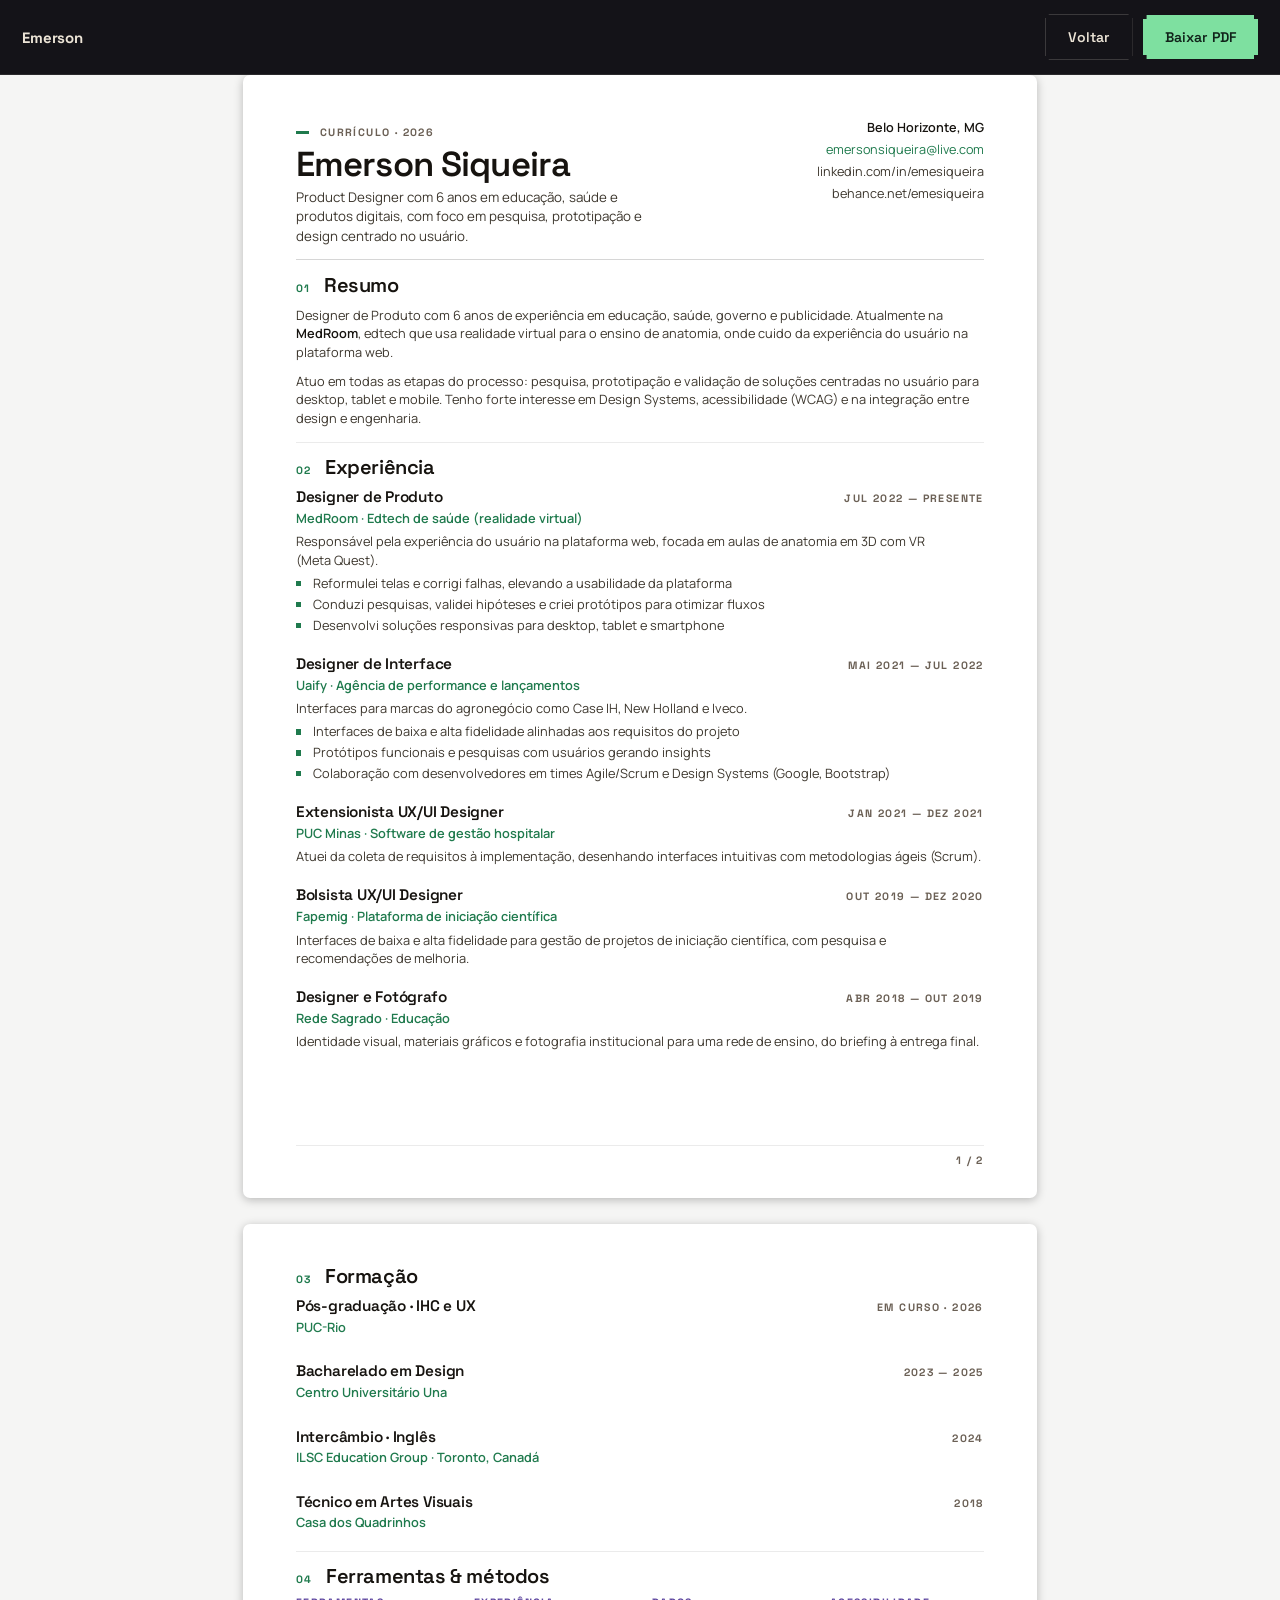
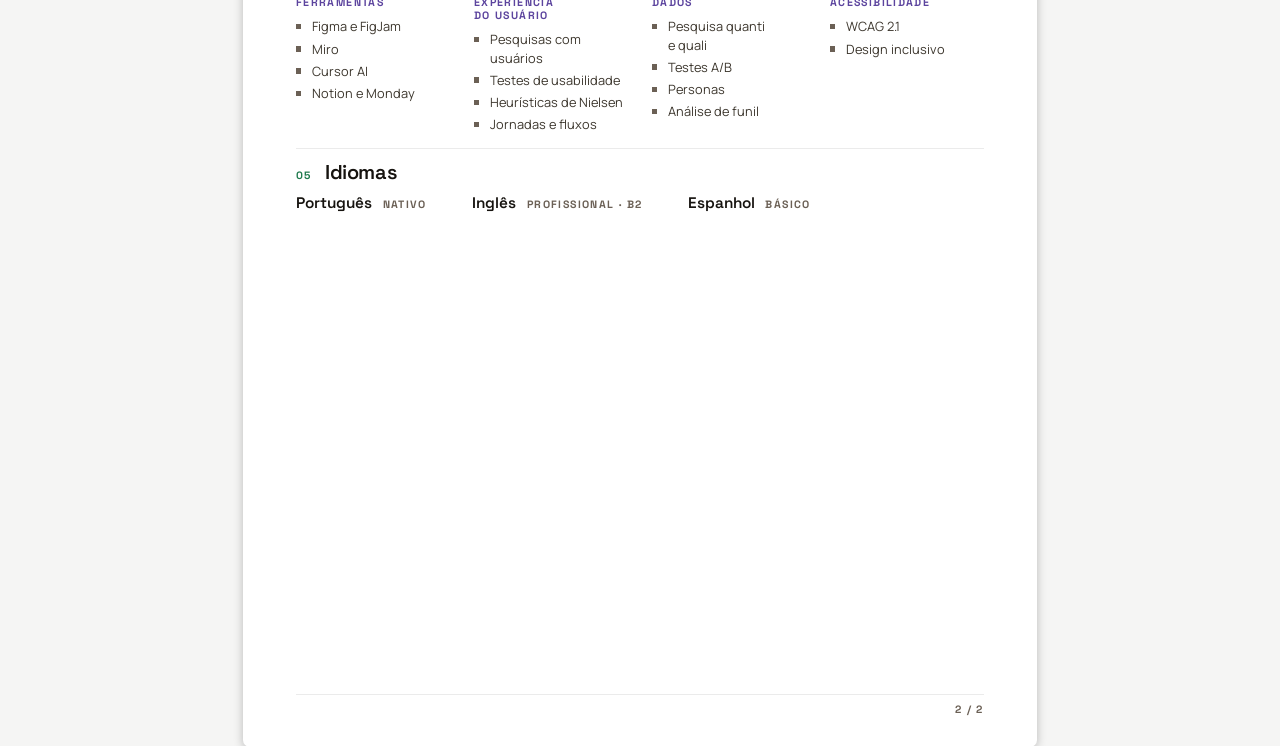
<file: cv.html>
<!DOCTYPE html>
<html lang="pt-BR">
<head>
<meta charset="UTF-8" />
<meta name="viewport" content="width=device-width, initial-scale=1.0" />
<title>Currículo — Emerson Siqueira</title>
<meta name="description" content="Currículo de Emerson Siqueira — UX/UI e Product Designer em Belo Horizonte. Educação, saúde e produtos digitais." />
<meta name="theme-color" content="#141318" />
<meta name="robots" content="noindex" />
<link rel="icon" href="assets/favicon.svg" type="image/svg+xml" />
<link rel="preconnect" href="https://fonts.googleapis.com" />
<link rel="preconnect" href="https://fonts.gstatic.com" crossorigin />
<link href="https://fonts.googleapis.com/css2?family=Space+Grotesk:wght@400;500;600;700&family=Manrope:wght@400;500;600;700&display=swap" rel="stylesheet" />
<style>
*{margin:0;padding:0;box-sizing:border-box}
h1,h2,h3,h4{font-weight:inherit}
doc-page:not(:defined){visibility:hidden}
:root{--ink:#16130f;--ink-soft:#3d372e;--ink-mute:#6b6055;--line:rgba(0,0,0,.16);--line-soft:rgba(0,0,0,.08);--accent:#1f7a4d;--accent-2:#5c449e;--display:'Space Grotesk',system-ui,sans-serif;--sans:'Manrope',system-ui,sans-serif;--label:'Space Grotesk',system-ui,sans-serif}
/* barra de tela — não existe no papel */
.cv-top{position:sticky;top:0;z-index:50;display:flex;align-items:center;justify-content:space-between;gap:18px;padding:14px 22px;background:#141318;border-bottom:1px solid rgba(236,228,214,.1)}
.cv-top .brand{font-family:var(--display);font-weight:700;font-size:15px;letter-spacing:-.01em;color:#ECE4D6;text-decoration:none}
.cv-top-actions{display:flex;align-items:center;gap:10px}
.cv-btn{display:inline-flex;align-items:center;font-family:var(--display);font-weight:600;font-size:14px;letter-spacing:.01em;padding:13px 22px;border:0;cursor:pointer;text-decoration:none;--px:4px;clip-path:polygon(var(--px) 0,calc(100% - var(--px)) 0,calc(100% - var(--px)) var(--px),100% var(--px),100% calc(100% - var(--px)),calc(100% - var(--px)) calc(100% - var(--px)),calc(100% - var(--px)) 100%,var(--px) 100%,var(--px) calc(100% - var(--px)),0 calc(100% - var(--px)),0 var(--px),var(--px) var(--px))}
.cv-btn-ghost{background:transparent;color:#ECE4D6;border:1.5px solid rgba(236,228,214,.18)}
.cv-btn-mint{background:#7EE0A0;color:#11231a}
body.embed .cv-top{display:none}
a{color:var(--accent);text-decoration:none}
a:hover{color:#155c39}

/* ── página ── */
.page{display:flex;flex-direction:column;padding:11mm 14mm 8mm;font-family:var(--sans);color:var(--ink-soft);background:#fff}
.page-body{flex:1;display:flex;flex-direction:column;gap:11pt}
.page:not(:first-child){margin-top:26px}
@media print{.page:not(:first-child){margin-top:0}}

/* rótulos: um tamanho só em todo o documento */
.label{font-family:var(--label);font-size:8pt;font-weight:700;letter-spacing:.13em;text-transform:uppercase}
.eyebrow{display:inline-flex;align-items:center;gap:8pt;color:var(--ink-mute)}
.eyebrow::before{content:"";width:10pt;height:2pt;background:var(--accent)}

/* cabeçalho */
.cv-head{display:grid;grid-template-columns:1.35fr 1fr;gap:28pt;align-items:start;padding-bottom:10pt;border-bottom:1px solid var(--line)}
.cv-name{font-family:var(--display);font-weight:600;font-size:26pt;line-height:1;letter-spacing:-.025em;color:var(--ink);margin:6pt 0 5pt}
.cv-role{font-size:10pt;line-height:1.45;color:var(--ink-soft)}
.cv-contact{font-style:normal;font-size:9.5pt;line-height:1.75;text-align:right;color:var(--ink-soft)}
.cv-contact strong{color:var(--ink);font-weight:600}

/* seções */
.sec{display:flex;flex-direction:column;gap:8pt}
.sec-head{display:flex;align-items:baseline;gap:10pt}
.sec-num{font-family:var(--label);font-size:8pt;font-weight:700;letter-spacing:.13em;color:var(--accent)}
.sec-head h2{font-family:var(--display);font-weight:600;font-size:15pt;line-height:1;letter-spacing:-.02em;color:var(--ink)}
.sec + .sec{padding-top:10pt;border-top:1px solid var(--line-soft)}

p{font-size:9.6pt;line-height:1.45;text-wrap:pretty}
p strong{color:var(--ink);font-weight:600}
.stack{display:flex;flex-direction:column;gap:15pt}

/* entradas de experiência e formação */
.entry-row{display:flex;justify-content:space-between;align-items:baseline;gap:14pt}
.entry h3{font-family:var(--display);font-weight:600;font-size:11.5pt;line-height:1.25;letter-spacing:-.015em;color:var(--ink)}
.entry-when{color:var(--ink-mute);white-space:nowrap}
.entry-where{font-size:9.6pt;font-weight:600;color:var(--accent);margin:2pt 0 4pt}
.entry p{font-size:9.6pt;line-height:1.42}
.bullets{list-style:none;margin:4pt 0 0;padding:0;display:flex;flex-direction:column;gap:2pt}
.bullets li{position:relative;padding-left:13pt;font-size:9.6pt;line-height:1.42}
.bullets li::before{content:"";position:absolute;left:0;top:.55em;width:4pt;height:4pt;background:var(--accent)}
.grid-2{display:grid;grid-template-columns:repeat(4,1fr);gap:12pt 18pt;align-items:start}

/* competências */
.skill h4{color:var(--accent-2);margin-bottom:6pt}
.list{list-style:none;margin:0;padding:0;display:flex;flex-direction:column;gap:3pt}
.list li{position:relative;padding-left:12pt;font-size:9.6pt;line-height:1.42}
.list li::before{content:"";position:absolute;left:0;top:.52em;width:4pt;height:4pt;background:var(--ink-mute)}

/* idiomas */
.langs{display:flex;gap:34pt;flex-wrap:wrap}
.lang{display:flex;align-items:baseline;gap:8pt}
.lang strong{font-family:var(--display);font-weight:600;font-size:11.5pt;color:var(--ink)}
.lang span{color:var(--ink-mute)}

/* fecho da última página */
.closer{padding-top:15pt;border-top:1px solid var(--line)}
.closer h3{font-family:var(--display);font-weight:600;font-size:13pt;letter-spacing:-.02em;color:var(--ink);margin-bottom:6pt}
.closer-links{display:flex;gap:26pt;flex-wrap:wrap;margin-top:8pt;font-size:10pt}

/* rodapé: só a paginação */
.page-foot{display:flex;justify-content:flex-end;padding-top:6pt;margin-top:8pt;border-top:1px solid var(--line-soft)}
.page-foot span{font-family:var(--label);font-size:8pt;font-weight:700;letter-spacing:.13em;color:var(--ink-mute)}
</style>

</head>
<body>

<div class="cv-top">
  <a class="brand" href="index.html">Emerson</a>
  <div class="cv-top-actions">
    <a class="cv-btn cv-btn-ghost" href="index.html">Voltar</a>
    <button class="cv-btn cv-btn-mint" type="button" onclick="window.print()">Baixar PDF</button>
  </div>
</div>

<doc-page size="a4">

  <!-- ─────────── PÁGINA 1 — perfil e experiência ─────────── -->
  <section class="page" id="p1">
    <div class="page-body">
      <header class="cv-head">
        <div>
          <span class="eyebrow label">Currículo · 2026</span>
          <h1 class="cv-name">Emerson Siqueira</h1>
          <p class="cv-role">Product Designer com 6 anos em educação, saúde e produtos digitais, com foco em pesquisa, prototipação e design centrado no usuário.</p>
        </div>
        <address class="cv-contact">
          <strong>Belo Horizonte, MG</strong><br />
          <a href="mailto:emersonsiqueira@live.com">emersonsiqueira@live.com</a><br />
          linkedin.com/in/emesiqueira<br />
          behance.net/emesiqueira
        </address>
      </header>

      <section class="sec">
        <div class="sec-head"><span class="sec-num">01</span><h2>Resumo</h2></div>
        <p>Designer de Produto com 6 anos de experiência em educação, saúde, governo e publicidade. Atualmente na <strong>MedRoom</strong>, edtech que usa realidade virtual para o ensino de anatomia, onde cuido da experiência do usuário na plataforma web.</p>
        <p>Atuo em todas as etapas do processo: pesquisa, prototipação e validação de soluções centradas no usuário para desktop, tablet e mobile. Tenho forte interesse em Design Systems, acessibilidade (WCAG) e na integração entre design e engenharia.</p>
      </section>

      <section class="sec">
        <div class="sec-head"><span class="sec-num">02</span><h2>Experiência</h2></div>
        <div class="stack">
          <div class="entry">
            <div class="entry-row"><h3>Designer de Produto</h3><span class="entry-when label">Jul 2022 — Presente</span></div>
            <div class="entry-where">MedRoom · Edtech de saúde (realidade virtual)</div>
            <p>Responsável pela experiência do usuário na plataforma web, focada em aulas de anatomia em 3D com VR (Meta Quest).</p>
            <ul class="bullets">
              <li>Reformulei telas e corrigi falhas, elevando a usabilidade da plataforma</li>
              <li>Conduzi pesquisas, validei hipóteses e criei protótipos para otimizar fluxos</li>
              <li>Desenvolvi soluções responsivas para desktop, tablet e smartphone</li>
            </ul>
          </div>
          <div class="entry">
            <div class="entry-row"><h3>Designer de Interface</h3><span class="entry-when label">Mai 2021 — Jul 2022</span></div>
            <div class="entry-where">Uaify · Agência de performance e lançamentos</div>
            <p>Interfaces para marcas do agronegócio como Case IH, New Holland e Iveco.</p>
            <ul class="bullets">
              <li>Interfaces de baixa e alta fidelidade alinhadas aos requisitos do projeto</li>
              <li>Protótipos funcionais e pesquisas com usuários gerando insights</li>
              <li>Colaboração com desenvolvedores em times Agile/Scrum e Design Systems (Google, Bootstrap)</li>
            </ul>
          </div>
          <div class="entry">
            <div class="entry-row"><h3>Extensionista UX/UI Designer</h3><span class="entry-when label">Jan 2021 — Dez 2021</span></div>
            <div class="entry-where">PUC Minas · Software de gestão hospitalar</div>
            <p>Atuei da coleta de requisitos à implementação, desenhando interfaces intuitivas com metodologias ágeis (Scrum).</p>
          </div>
          <div class="entry">
            <div class="entry-row"><h3>Bolsista UX/UI Designer</h3><span class="entry-when label">Out 2019 — Dez 2020</span></div>
            <div class="entry-where">Fapemig · Plataforma de iniciação científica</div>
            <p>Interfaces de baixa e alta fidelidade para gestão de projetos de iniciação científica, com pesquisa e recomendações de melhoria.</p>
          </div>
          <div class="entry">
            <div class="entry-row"><h3>Designer e Fotógrafo</h3><span class="entry-when label">Abr 2018 — Out 2019</span></div>
            <div class="entry-where">Rede Sagrado · Educação</div>
            <p>Identidade visual, materiais gráficos e fotografia institucional para uma rede de ensino, do briefing à entrega final.</p>
          </div>
                </div>
      </section>

    </div>
    <div class="page-foot"><span>1 / 2</span></div>
  </section>

  <!-- ─────────── PÁGINA 2 — formação, ferramentas e idiomas ─────────── -->
  <section class="page" id="p2">
    <div class="page-body">
      <section class="sec">
        <div class="sec-head"><span class="sec-num">03</span><h2>Formação</h2></div>
        <div class="stack">
          <div class="entry">
            <div class="entry-row"><h3>Pós-graduação · IHC e UX</h3><span class="entry-when label">Em curso · 2026</span></div>
            <div class="entry-where">PUC-Rio</div>
          </div>
          <div class="entry">
            <div class="entry-row"><h3>Bacharelado em Design</h3><span class="entry-when label">2023 — 2025</span></div>
            <div class="entry-where">Centro Universitário Una</div>
          </div>
          <div class="entry">
            <div class="entry-row"><h3>Intercâmbio · Inglês</h3><span class="entry-when label">2024</span></div>
            <div class="entry-where">ILSC Education Group · Toronto, Canadá</div>
          </div>
          <div class="entry">
            <div class="entry-row"><h3>Técnico em Artes Visuais</h3><span class="entry-when label">2018</span></div>
            <div class="entry-where">Casa dos Quadrinhos</div>
          </div>
        </div>
      </section>

      <section class="sec">
        <div class="sec-head"><span class="sec-num">04</span><h2>Ferramentas &amp; métodos</h2></div>
        <div class="grid-2">
          <div class="skill">
            <h4 class="label">Ferramentas</h4>
            <ul class="list"><li>Figma e FigJam</li><li>Miro</li><li>Cursor AI</li><li>Notion e Monday</li></ul>
          </div>
          <div class="skill">
            <h4 class="label">Experiência do usuário</h4>
            <ul class="list"><li>Pesquisas com usuários</li><li>Testes de usabilidade</li><li>Heurísticas de Nielsen</li><li>Jornadas e fluxos</li></ul>
          </div>
          <div class="skill">
            <h4 class="label">Dados</h4>
            <ul class="list"><li>Pesquisa quanti e quali</li><li>Testes A/B</li><li>Personas</li><li>Análise de funil</li></ul>
          </div>
          <div class="skill">
            <h4 class="label">Acessibilidade</h4>
            <ul class="list"><li>WCAG 2.1</li><li>Design inclusivo</li></ul>
          </div>
        </div>
      </section>
      <section class="sec">
        <div class="sec-head"><span class="sec-num">05</span><h2>Idiomas</h2></div>
        <div class="langs">
          <div class="lang"><strong>Português</strong><span class="label">Nativo</span></div>
          <div class="lang"><strong>Inglês</strong><span class="label">Profissional · B2</span></div>
          <div class="lang"><strong>Espanhol</strong><span class="label">Básico</span></div>
        </div>
      </section>
    </div>
    <div class="page-foot"><span>2 / 2</span></div>
  </section>

</doc-page>

<script src="scripts/cv-i18n.js"></script>
<script src="doc-page.js"></script>
<script>
  (function () {
    const p = new URLSearchParams(location.search);
    if (p.get('embed') === '1') document.body.classList.add('embed');
    if (p.get('embed') === '1') {
      const fit = () => {
        const dp = document.querySelector('doc-page'); if (!dp) return;
        document.documentElement.style.zoom = '';
        const w = Math.max(dp.scrollWidth, document.documentElement.scrollWidth);
        const z = Math.min(1, innerWidth / w);
        document.documentElement.style.zoom = z < 1 ? z.toFixed(4) : '';
      };
      addEventListener('load', fit); addEventListener('resize', fit);
      if (document.fonts) document.fonts.ready.then(fit);
    }
    if (p.get('print') === '1') window.addEventListener('load', () => setTimeout(() => window.print(), 400));
  })();
</script>

</body>
</html>
</file>
<file: styles/portfolio-v2.css>
@charset "UTF-8";
/* ============================================================
   PORTFOLIO V2 — base aesthetic shared by all 4 layout versions
   Dark, playful, sticker-collage. Accent: mint + coral + lilac.
   Each version's <style> adds its own hero/layout on top.
   ============================================================ */

:root {
  --bg: #141318;
  --bg-2: #1b1922;
  --bg-3: #232029;
  --cream: #ECE4D6;
  --cream-2: #e3d9c6;
  --ink: #f1ede4;
  --ink-soft: #b3ab9d;
  --ink-mute: #6f6a62;
  --mint: #7EE0A0;
  --coral: #E8694A;
  --lilac: #B9A6E6;
  --yellow: #F4D35E;
  --line: rgba(236,228,214,0.12);
  --line-soft: rgba(236,228,214,0.07);

  --serif: 'Space Grotesk', system-ui, sans-serif;
  --editorial: 'Space Grotesk', system-ui, sans-serif;
  --chunk: 'Bricolage Grotesque', system-ui, sans-serif;
  --sans: 'Manrope', system-ui, sans-serif;

  --max: 1240px;
  --pad: clamp(20px, 5vw, 64px);
  --ease: cubic-bezier(0.22, 1, 0.36, 1);
}

* { margin: 0; padding: 0; box-sizing: border-box; }
html { scroll-behavior: smooth; }
body {
  background: var(--bg);
  color: var(--ink);
  font-family: var(--sans);
  -webkit-font-smoothing: antialiased;
  overflow-x: hidden;
}
a { color: inherit; text-decoration: none; }
img { display: block; max-width: 100%; }
::selection { background: var(--mint); color: #11100f; }

/* Tipografia: evitar viúvas/órfãs em todo o texto */
h1, h2, h3, h4, h5, .cv-name, .sec-title-v2, .g-about h2 { text-wrap: balance; }
p, li, .lead, .cv-summary, .cv-role, blockquote { text-wrap: pretty; }

/* ─────────── PRIMITIVES ─────────── */
.wrap { max-width: var(--max); margin: 0 auto; padding-left: var(--pad); padding-right: var(--pad); }
.eyebrow {
  font-family: var(--chunk);
  font-size: 12px; font-weight: 600;
  letter-spacing: 0.22em; text-transform: uppercase;
  color: var(--mint);
  display: inline-flex; align-items: center; gap: 10px;
}
.eyebrow::before { content: ""; width: 26px; height: 2px; background: var(--mint); border-radius: 2px; }

.h-display {
  font-family: var(--serif);
  font-weight: 400;
  line-height: 1.02;
  letter-spacing: -0.01em;
  color: var(--ink);
}
.it { font-family: var(--editorial); font-style: italic; font-weight: 500; }
/* ênfase: mesma fonte do título + sublinhado desenhado (coral) */
.em-ink { color: var(--ink); padding-bottom: 0.1em; background: url("data:image/svg+xml,%3Csvg xmlns='http://www.w3.org/2000/svg' viewBox='0 0 240 14' preserveAspectRatio='none'%3E%3Cpath d='M3 9.5C58 4 132 3.2 237 6.5' fill='none' stroke='%23E8694A' stroke-width='3.4' stroke-linecap='round'/%3E%3C/svg%3E") no-repeat left 100% / 100% 0.16em; }
.hi-mint { color: var(--mint); }
.hi-coral { color: var(--coral); }
.hi-lilac { color: var(--lilac); }

/* ─────────── BUTTONS ─────────── */
.btn {
  display: inline-flex; align-items: center; gap: 10px;
  font-family: var(--chunk); font-weight: 600;
  font-size: 14px; letter-spacing: 0.01em;
  padding: 13px 22px; border-radius: 999px;
  border: 0; cursor: pointer;
  transition: transform 0.25s var(--ease), background 0.25s var(--ease);
}
.btn-mint { background: var(--mint); color: #11231a; }
.btn-coral { background: var(--coral); color: #1a0f0b; }
.btn-cream { background: var(--cream); color: #1a1820; }
.btn-ghost { background: transparent; color: var(--ink); border: 1.5px solid var(--line); }
.btn:hover { transform: translateY(-2px); }
.btn-ghost:hover { border-color: var(--mint); color: var(--mint); }

/* ─────────── NAV ─────────── */
.nav {
  position: sticky; top: 0; z-index: 50;
  display: flex; align-items: center; justify-content: space-between;
  padding: 18px var(--pad);
  background: color-mix(in srgb, var(--bg) 82%, transparent);
  backdrop-filter: blur(12px);
  border-bottom: 1px solid var(--line-soft);
}
.nav-logo { font-family: var(--serif); font-size: 24px; color: var(--ink); letter-spacing: -0.01em; }

/* ─────────── BRAND (Faísca — wordmark + sparkle) ─────────── */
.brand {
  display: inline-block; position: relative;
  font-family: var(--serif); font-size: 24px; color: var(--ink);
  letter-spacing: -0.01em; line-height: 1; white-space: nowrap;
}
.brand-emk { position: relative; display: inline-block; }
.brand-spark { position: absolute; top: 0.10em; right: -0.24em; width: 0.37em; height: 0.37em; pointer-events: none; }
.brand-spark svg { display: block; width: 100%; height: 100%; overflow: visible; }
.brand-spark .tw { transform-origin: center; }
@keyframes brand-tw {
  0%, 100% { opacity: 0.6; transform: scale(0.8) rotate(0deg); }
  50% { opacity: 1; transform: scale(1.18) rotate(22deg); }
}

/* ─────────── LANGUAGE SWITCH ─────────── */
.lang-switch { position: relative; }
.lang-btn {
  display: inline-flex; align-items: center; gap: 7px;
  font-family: var(--chunk); font-size: 12px; font-weight: 600; letter-spacing: 0.08em;
  color: var(--ink-soft); background: transparent; border: 1.5px solid var(--line);
  border-radius: 999px; padding: 8px 12px; cursor: pointer;
  transition: border-color 0.2s, color 0.2s;
}
.lang-btn:hover { border-color: var(--mint); color: var(--ink); }
.lang-btn svg { width: 14px; height: 14px; }
.lang-btn .chev { transition: transform 0.25s var(--ease); }
.lang-switch.open .lang-btn .chev { transform: rotate(180deg); }
.lang-switch.open .lang-btn { border-color: var(--mint); color: var(--ink); }
.lang-menu {
  position: absolute; top: calc(100% + 10px); right: 0; z-index: 60;
  background: var(--bg-2); border: 1px solid var(--line); border-radius: 12px;
  padding: 6px; min-width: 150px;
  box-shadow: 0 18px 40px rgba(0,0,0,0.45);
  opacity: 0; visibility: hidden; transform: translateY(-6px);
  transition: opacity 0.2s var(--ease), transform 0.2s var(--ease), visibility 0.2s;
}
.lang-switch.open .lang-menu { opacity: 1; visibility: visible; transform: translateY(0); }
.lang-menu button {
  display: flex; align-items: center; justify-content: space-between; gap: 12px; width: 100%;
  font-family: var(--sans); font-size: 13.5px; font-weight: 500; color: var(--ink-soft);
  background: transparent; border: 0; border-radius: 8px; padding: 9px 12px; cursor: pointer;
  text-align: left; transition: background 0.18s, color 0.18s;
}
.lang-menu button .code { font-family: var(--chunk); font-size: 10px; letter-spacing: 0.12em; color: var(--ink-mute); }
.lang-menu button:hover { background: var(--bg-3); color: var(--ink); }
.lang-menu button[aria-current="true"] { color: var(--mint); }
.lang-menu button[aria-current="true"] .code { color: var(--mint); }
.nav-links { display: flex; align-items: center; gap: 30px; }
.nav-links a { font-family: var(--sans); font-size: 14px; font-weight: 500; color: var(--ink-soft); transition: color 0.2s; }
.nav-links a:hover { color: var(--ink); }
.nav-right { display: flex; align-items: center; gap: 18px; }
.nav-lang { font-family: var(--chunk); font-size: 12px; font-weight: 600; letter-spacing: 0.1em; color: var(--ink-soft); display: flex; align-items: center; gap: 6px; }
@media (max-width: 760px) { .nav-links { display: none; } }

/* ─────────── STICKERS ─────────── */
.sticker { position: absolute; pointer-events: none; filter: drop-shadow(0 8px 14px rgba(0,0,0,0.35)); z-index: 2; }
.sticker img { width: 100%; height: 100%; }
.sticker.float { animation: stk-float 6s var(--ease) infinite; }
@keyframes stk-float { 0%,100% { transform: translateY(0) rotate(var(--rot,0deg)); } 50% { transform: translateY(-10px) rotate(var(--rot,0deg)); } }

.sticker-text {
  position: absolute; z-index: 2;
  font-family: var(--chunk); font-weight: 700;
  font-size: 14px; line-height: 1.05;
  padding: 9px 15px; border-radius: 10px;
  color: #1a1820;
  box-shadow: 0 8px 16px rgba(0,0,0,0.3);
  border: 2.5px solid #fff;
  white-space: nowrap;
  pointer-events: none;
}
.st-mint { background: var(--mint); }
.st-coral { background: var(--coral); color: #fff; }
.st-lilac { background: var(--lilac); }
.st-cream { background: var(--cream); }
.st-yellow { background: var(--yellow); }

/* tape strip */
.tape {
  position: absolute; z-index: 3;
  width: 78px; height: 26px;
  background: rgba(236,228,214,0.22);
  border-left: 1px dashed rgba(236,228,214,0.4);
  border-right: 1px dashed rgba(236,228,214,0.4);
  backdrop-filter: blur(1px);
}

/* ─────────── MARQUEE ─────────── */
.marquee { overflow: hidden; border-block: 1px solid var(--line); }
.marquee-track { display: flex; gap: 56px; width: max-content; animation: marq 26s linear infinite; padding: 22px 28px; }
.marquee:hover .marquee-track { animation-play-state: paused; }
@keyframes marq { to { transform: translateX(-50%); } }
.marquee-item { font-family: var(--chunk); font-weight: 600; font-size: 15px; letter-spacing: 0.18em; text-transform: uppercase; color: var(--ink-soft); display: flex; align-items: center; gap: 56px; white-space: nowrap; }
.marquee-item::after { content: "\2726"; font-size: 0.8em; color: var(--ink-mute); letter-spacing: 0; }

/* ─────────── CLIENT STRIP ─────────── */
.clients-label { font-family: var(--chunk); font-size: 11px; font-weight: 500; letter-spacing: 0.22em; text-transform: uppercase; color: var(--ink-mute); margin: 0 0 26px; }
.clients { display: grid; grid-template-columns: repeat(5, 1fr); gap: clamp(12px,1.6vw,20px); align-items: stretch; }
.client-logo { display: grid; place-items: center; background: #fff; border-radius: 12px; padding: 20px 18px; min-height: 84px; transition: transform 0.35s var(--ease); }
.client-logo:hover { transform: translateY(-3px); }
.client-logo img { max-height: var(--h, 34px); width: auto; max-width: 100%; object-fit: contain; opacity: 0.9; transition: opacity 0.35s var(--ease); }
.client-logo:hover img { opacity: 1; }
@media (max-width: 760px) {
  /* logos: três por página em trilha única — os cards mantêm tamanho igual */
  .clients { display: flex; grid-template-columns: none; overflow-x: auto; scroll-snap-type: x mandatory; overscroll-behavior-x: contain; scrollbar-width: none; -webkit-overflow-scrolling: touch; margin: 0 calc(-1 * var(--pad)); padding: 2px var(--pad); gap: 10px; }
  .clients::-webkit-scrollbar { display: none; }
  .clients .client-logo { flex: 0 0 calc((100% - 20px) / 3); scroll-snap-align: center; min-height: 72px; padding: 14px 10px; }
  .clients-label { margin-bottom: 16px; }
}

/* ─────────── STATS ─────────── */
.stats { display: grid; grid-template-columns: repeat(4, 1fr); gap: 1px; background: var(--line); border: 1px solid var(--line); border-radius: 14px; overflow: hidden; }
.stat { background: var(--bg); padding: 26px 24px; }
.stat .n { font-family: var(--serif); font-size: 40px; color: var(--ink); line-height: 1; }
.stat .n .u { color: var(--mint); }
.stat .l { font-family: var(--sans); font-size: 12px; color: var(--ink-soft); margin-top: 10px; letter-spacing: 0.02em; }
@media (max-width: 620px) { .stats { grid-template-columns: 1fr 1fr; } }

/* ─────────── PROJECT CARDS ─────────── */
.proj-card { position: relative; display: flex; flex-direction: column; border-radius: 16px; overflow: hidden; background: var(--bg-2); border: 1px solid var(--line); transition: transform 0.3s var(--ease), border-color 0.3s; }
.proj-card:hover { transform: translateY(-4px); border-color: var(--mint); }
.proj-thumb { aspect-ratio: 16/11; width: 100%; background-size: cover; background-position: center; position: relative; }
.proj-body { padding: 24px 26px 28px; flex: 1; display: flex; flex-direction: column; }
.proj-tags { display: flex; gap: 8px; flex-wrap: wrap; margin-bottom: 12px; }
.proj-tag { font-family: var(--chunk); font-size: 10px; font-weight: 600; letter-spacing: 0.1em; text-transform: uppercase; color: var(--ink-soft); border: 1px solid var(--line); border-radius: 999px; padding: 5px 11px; }
.proj-card h3 { font-family: var(--serif); font-size: 22px; line-height: 1.12; color: var(--ink); margin-bottom: 18px; }
.proj-card p { font-family: var(--sans); font-size: 13.5px; line-height: 1.55; color: var(--ink-soft); }
.proj-meta { font-family: var(--chunk); font-size: 11px; font-weight: 600; letter-spacing: 0.16em; text-transform: uppercase; color: var(--mint); margin-bottom: 12px; }

/* ─────────── CONTACT ─────────── */
.contact-paper {
  position: relative;
  background: var(--cream);
  color: #1a1820;
  border-radius: 16px;
  padding: clamp(40px, 6vw, 76px);
  text-align: center;
}
.contact-paper h2 { font-family: var(--chunk); font-weight: 800; font-size: clamp(28px, 4.6vw, 52px); line-height: 1.05; letter-spacing: -0.02em; color: #1a1820; text-wrap: balance; }
/* caixa do título reservada em 2 linhas: o texto rotativo nunca reflui o form */
.contact-paper h2 { display: flex; align-items: center; justify-content: center; gap: 0.04em; min-height: 2.1em; }
.contact-paper .blink { color: var(--coral); font-weight: 400; animation: caret 1s steps(1, end) infinite; }
@keyframes caret { 0%, 49% { opacity: 1 } 50%, 100% { opacity: 0 } }
.type-rot { white-space: pre-wrap; }
.contact-form { display: grid; grid-template-columns: 1fr 1fr; gap: 20px; max-width: 560px; margin: 32px auto 0; text-align: left; }
.contact-field { border-bottom: 2px solid rgba(26,24,32,0.25); padding-bottom: 8px; }
.contact-field label { font-family: var(--chunk); font-size: 11px; font-weight: 600; letter-spacing: 0.04em; color: #6b6357; display: block; margin-bottom: 6px; }
.contact-field .ph { font-family: var(--sans); font-size: 15px; color: #9a9183; }
.contact-field input, .contact-field textarea {
  width: 100%; background: transparent; border: 0; outline: none;
  font-family: var(--sans); font-size: 15px; color: #1a1820;
  resize: none; padding: 0; line-height: 1.5;
}
.contact-field textarea { min-height: 26px; }
.contact-field input::placeholder, .contact-field textarea::placeholder { color: #9a9183; opacity: 1; }
.contact-field { transition: border-color 0.2s var(--ease); }
.contact-field:focus-within { border-bottom-color: var(--coral); }
.contact-field.invalid { border-bottom-color: var(--coral); }
.contact-field.full { grid-column: 1 / -1; }
@media (max-width: 560px) { .contact-form { grid-template-columns: 1fr; } }

.btn[disabled] { opacity: 0.55; cursor: progress; pointer-events: none; }
.form-status {
  max-width: 560px; margin: 16px auto 0; text-align: left;
  font-family: var(--sans); font-size: 14px; line-height: 1.5;
  min-height: 1px; opacity: 0; transition: opacity 0.3s var(--ease);
}
.form-status.show { opacity: 1; }
.form-status.ok { color: #2f7d4f; }
.form-status.err { color: var(--coral); }

/* ─────────── FOOTER ─────────── */
.foot-v2 { padding: 56px var(--pad) 40px; border-top: 1px solid var(--line); }
.foot-v2-row { display: flex; align-items: flex-end; justify-content: space-between; gap: 24px; flex-wrap: wrap; }
.foot-v2 .name { font-family: var(--serif); font-size: 28px; color: var(--ink); }
.foot-v2 .role { font-family: var(--sans); font-size: 13px; color: var(--ink-soft); margin-top: 4px; }
.foot-v2 .mail { font-family: var(--chunk); font-weight: 600; font-size: 16px; color: var(--mint); }

/* footer email — copy to clipboard */
.mail-copy {
  position: relative;
  display: inline-flex; align-items: center; gap: 12px;
  font-family: var(--chunk); font-weight: 600; font-size: 16px;
  color: var(--ink-soft); background: transparent;
  border: 1.5px solid var(--line); border-radius: 999px;
  padding: 11px 16px; cursor: pointer;
  transition: color 0.35s var(--ease), border-color 0.35s var(--ease), background 0.35s var(--ease);
}
.mail-copy svg.mail-ico-left { color: var(--ink-mute); }
.mail-copy:hover { color: var(--ink); border-color: color-mix(in srgb, var(--ink) 25%, var(--line)); background: transparent; }
.mail-copy:hover .ico-copy { color: var(--ink-soft); }
.mail-copy svg { width: 18px; height: 18px; flex: none; display: block; }
.mail-copy .mail-text { letter-spacing: 0.01em; }
.mail-copy .mail-ico-act { position: relative; display: inline-grid; place-items: center; width: 18px; height: 18px; }
.mail-copy .mail-ico-act .ico-check { display: none; color: var(--mint); }
.mail-copy.copied { border-color: var(--mint); color: var(--mint); }
.mail-copy.copied .ico-copy { display: none; }
.mail-copy.copied .ico-check { display: block; }
.mail-tip {
  position: absolute; left: 50%; bottom: calc(100% + 10px); transform: translateX(-50%) translateY(3px);
  font-family: var(--sans); font-weight: 500; font-size: 11.5px; letter-spacing: 0.02em;
  color: var(--ink-soft); background: transparent; padding: 0; white-space: nowrap;
  opacity: 0; pointer-events: none; transition: opacity 0.35s var(--ease), transform 0.35s var(--ease);
}
.mail-copy:hover .mail-tip, .mail-copy:focus-visible .mail-tip { opacity: 1; transform: translateX(-50%) translateY(0); }
@media (max-width: 480px) { .mail-copy .mail-text { font-size: 14px; } }
.foot-v2 .copy { font-family: var(--sans); font-size: 12px; color: var(--ink-mute); margin-top: 28px; }

/* footer right column + social icons */
.foot-right { display: flex; flex-direction: column; align-items: flex-end; gap: 16px; }
.socials { display: flex; gap: 10px; margin-top: 18px; }
.social { position: relative; width: 42px; height: 42px; border-radius: 50%; border: 1px solid var(--line); display: grid; place-items: center; color: var(--ink-mute); transition: color 0.35s var(--ease), border-color 0.35s var(--ease); }
.social:hover { color: var(--ink); border-color: color-mix(in srgb, var(--ink) 30%, var(--line)); }
.social svg { width: 18px; height: 18px; display: block; }
.social svg[viewBox^="0.5 94"] { width: 25px; height: 25px; }
.social::after {
  content: attr(aria-label);
  position: absolute; left: 50%; bottom: calc(100% + 10px); transform: translateX(-50%) translateY(3px);
  font-family: var(--sans); font-weight: 500; font-size: 11.5px; letter-spacing: 0.02em;
  color: var(--ink-soft); background: transparent; padding: 0; white-space: nowrap;
  opacity: 0; pointer-events: none; transition: opacity 0.35s var(--ease), transform 0.35s var(--ease);
}
.social:hover::after, .social:focus-visible::after { opacity: 1; transform: translateX(-50%) translateY(0); }
@media (max-width: 560px) {
  .foot-right { align-items: flex-start; }
}

/* section header generic */
.sec-head-v2 { display: flex; align-items: baseline; justify-content: space-between; gap: 24px; flex-wrap: wrap; margin-bottom: 36px; }
.sec-title-v2 { font-family: var(--serif); font-size: clamp(28px, 4vw, 44px); line-height: 1.05; color: var(--ink); }

/* reveal */
.rv { opacity: 0; transform: translateY(22px); transition: opacity 0.7s var(--ease), transform 0.7s var(--ease); }
.rv.in { opacity: 1; transform: none; }
@media (prefers-reduced-motion: reduce) { .rv { opacity: 1; transform: none; } .sticker.float { animation: none; } .marquee-track { animation: none; } .brand-spark .tw { animation: none; } }

/* ─────────── PIXEL LAYER — acentos dungeon (leve) ─────────── */
:root { --pixel: 'Silkscreen', 'Courier New', monospace; --px: 5px; }
/* canto pixelado real (degrau, não chanfro) — usado em cards, botões e papel */
.px-notch { border-radius: 0 !important; clip-path: polygon(var(--px) 0, calc(100% - var(--px)) 0, calc(100% - var(--px)) var(--px), 100% var(--px), 100% calc(100% - var(--px)), calc(100% - var(--px)) calc(100% - var(--px)), calc(100% - var(--px)) 100%, var(--px) 100%, var(--px) calc(100% - var(--px)), 0 calc(100% - var(--px)), 0 var(--px), var(--px) var(--px)); }
.btn { --px: 4px; border-radius: 0; clip-path: polygon(var(--px) 0, calc(100% - var(--px)) 0, calc(100% - var(--px)) var(--px), 100% var(--px), 100% calc(100% - var(--px)), calc(100% - var(--px)) calc(100% - var(--px)), calc(100% - var(--px)) 100%, var(--px) 100%, var(--px) calc(100% - var(--px)), 0 calc(100% - var(--px)), 0 var(--px), var(--px) var(--px)); }
.eyebrow { font-family: var(--pixel); font-size: 10.5px; letter-spacing: 0.1em; }
.eyebrow::before { border-radius: 0; height: 4px; width: 12px; }
.proj-meta { font-family: var(--pixel); font-size: 10px; letter-spacing: 0.06em; }
.proj-card { --px: 6px; }
.proj-card, .proj-thumb { border-radius: 0; }

/* rodapé de leitura rápida do card */
.proj-facts { margin-top: auto; padding-top: 18px; border-top: 1px solid var(--line); display: grid; gap: 9px; }
.proj-fact { display: flex; align-items: baseline; gap: 10px; font-family: var(--sans); font-size: 12.5px; line-height: 1.4; }
.proj-fact .k { flex: 0 0 58px; font-size: 10px; font-weight: 600; letter-spacing: 0.1em; text-transform: uppercase; color: var(--ink-mute); }
.proj-fact .v { color: var(--ink-soft); }
.proj-more { display: inline-flex; align-items: center; gap: 8px; margin-top: 20px; font-family: var(--chunk); font-size: 12px; font-weight: 600; letter-spacing: 0.04em; color: var(--mint); }
.proj-more svg { width: 14px; height: 14px; transition: transform 0.3s var(--ease); }
.proj-card:hover .proj-more svg { transform: translateX(4px); }

/* habilidades — três colunas, hairlines, sem diagrama */
.g-tree { padding: clamp(48px,6vw,80px) 0; border-top: 1px solid var(--line); }
.skill-cols { display: grid; grid-template-columns: repeat(3, 1fr); gap: clamp(26px,4vw,56px); margin-top: clamp(34px,4vw,52px); }
.skill-col { display: flex; flex-direction: column; gap: 16px; }
.skill-col h3 { font-family: var(--chunk); font-size: 11px; font-weight: 600; letter-spacing: 0.18em; text-transform: uppercase; color: var(--ink-mute); padding-bottom: 12px; border-bottom: 1px solid var(--line); }
.skill-list { list-style: none; margin: 0; padding: 0; display: flex; flex-direction: column; gap: 13px; }
.skill-list li { font-family: var(--sans); font-size: 14px; line-height: 1.5; color: var(--ink-soft); }
.skill-list li b { display: block; color: var(--ink); font-weight: 600; }
.skill-list li.soon { color: var(--ink-mute); }
.skill-list li.soon b { color: var(--ink-soft); }
.skill-list li.soon::after { content: attr(data-note); display: inline-block; margin-left: 8px; font-family: var(--chunk); font-size: 9.5px; font-weight: 600; letter-spacing: 0.12em; text-transform: uppercase; color: var(--ink-mute); border: 1px solid var(--line); border-radius: 999px; padding: 2px 8px; vertical-align: 1px; }
.skill-tabs:empty { display: none; }
@media (max-width: 760px) { .skill-tabs { margin-top: clamp(26px,4vw,34px); } }
/* habilidades no mobile: abas nomeadas + painel com hairlines.
   A altura da seção passa a ser a de UMA frente, não a soma das três. */
@media (max-width: 760px) {
  .skill-cols { display: flex; grid-template-columns: none; gap: 0; overflow-x: auto; scroll-snap-type: x mandatory; overscroll-behavior-x: contain; scrollbar-width: none; -webkit-overflow-scrolling: touch; margin: 18px calc(-1 * var(--pad)) 0; padding: 0 var(--pad); }
  .skill-cols::-webkit-scrollbar { display: none; }
  .skill-col { flex: 0 0 100%; scroll-snap-align: center; gap: 0; }
  .skill-col > h3 { display: none; }
  .skill-list { gap: 0; border-top: 1px solid var(--line); }
  .skill-list li { padding: 15px 2px; border-bottom: 1px solid var(--line); font-size: 13px; color: var(--ink-mute); }
  .skill-list li b { margin-bottom: 4px; font-size: 15px; letter-spacing: -0.01em; }
  .skill-list li:last-child { border-bottom: 0; }
  .skill-list li.soon::after { margin-left: 0; margin-top: 8px; display: block; width: max-content; }
}

/* ─────────── MOBILE: utilidades de espaço ───────────
   Regra: em telas pequenas, conjuntos curtos de cards viram trilha
   deslizante (um gesto lateral em vez de três telas de rolagem);
   texto e alvos de toque nunca encolhem abaixo do legível.
   O gesto é anunciado por um CONTROLE (pontos/abas clicáveis, .rail-nav),
   nunca por uma frase de instrução. */
.rail-nav { display: none; }
@media (max-width: 760px) {
  .rail-nav { display: flex; align-items: center; }
  .rail-nav[hidden] { display: none; }
  .rail-btn { appearance: none; background: none; border: 0; cursor: pointer; color: var(--ink-mute); transition: color 0.2s var(--ease); }
  /* pontos: quadradinhos, na chave pixel do resto do site */
  .rail-nav.is-dots { gap: 2px; margin-top: 16px; justify-content: center; }
  .rail-nav.is-dots .rail-btn { width: 34px; height: 34px; display: grid; place-items: center; }
  .rail-nav.is-dots .rail-btn::before { content: ""; width: 7px; height: 7px; background: var(--line); transition: background 0.2s var(--ease), width 0.2s var(--ease); }
  .rail-nav.is-dots .rail-btn.on::before { width: 20px; background: var(--mint); }
  /* abas: rótulo real, alvo de 44px, trilho com hairline de base */
  .rail-nav.is-tabs { gap: 4px; margin: 0 calc(-1 * var(--pad)); padding: 0 var(--pad); border-bottom: 1px solid var(--line); overflow-x: auto; scrollbar-width: none; }
  .rail-nav.is-tabs::-webkit-scrollbar { display: none; }
  .rail-nav.is-tabs .rail-btn { flex: 0 0 auto; min-height: 44px; padding: 0 12px; font-family: var(--chunk); font-size: 11px; font-weight: 600; letter-spacing: 0.14em; text-transform: uppercase; white-space: nowrap; box-shadow: inset 0 -1px 0 transparent; }
  .rail-nav.is-tabs .rail-btn.on { color: var(--ink); box-shadow: inset 0 -2px 0 var(--mint); }
  .rail-nav.is-tabs .rail-btn:first-child { padding-left: 0; }

  /* .m-rail.m-rail: a regra .g-proj-grid vive no <style> inline do index,
     que vem depois deste arquivo — sem o dobro de especificidade a trilha perde. */
  .m-rail.m-rail { display: flex; grid-template-columns: none; gap: 14px; overflow-x: auto; scroll-snap-type: x mandatory; overscroll-behavior-x: contain; scrollbar-width: none; -webkit-overflow-scrolling: touch; margin: 0 calc(-1 * var(--pad)); padding: 2px var(--pad) 6px; }
  .m-rail.m-rail::-webkit-scrollbar { display: none; }
  .m-rail.m-rail > * { flex: 0 0 min(80%, 330px); scroll-snap-align: center; }
  .proj-body { padding: 18px 18px 22px; }
  .proj-card h3 { font-size: 19px; margin-bottom: 12px; }
  .nav-lang, .btn { min-height: 44px; display: inline-flex; align-items: center; }
}
@media (max-width: 480px) {
  .clients { grid-template-columns: repeat(2, 1fr); gap: 10px; }
  .client-logo { min-height: 68px; padding: 14px 12px; }
  .stat { padding: 18px 16px; }
  .stat .n { font-size: 32px; }
}
/* toque: sem estado de hover preso depois do tap */
@media (hover: none) { .proj-card:hover, .client-logo:hover, .btn:hover { transform: none; } }

/* quadro de missões: pregos nos cantos do papel */
.contact-paper { --px: 8px; }
.px-nail { position: absolute; width: 11px; height: 11px; background: #b9b0a0; box-shadow: inset -2px -2px 0 rgba(0,0,0,0.22), inset 2px 2px 0 rgba(255,255,255,0.5); pointer-events: none; }
.px-nail.tl { top: 14px; left: 14px; } .px-nail.tr { top: 14px; right: 14px; }
.px-nail.bl { bottom: 14px; left: 14px; } .px-nail.br { bottom: 14px; right: 14px; }
.quest-label { font-family: var(--pixel); font-size: 10px; letter-spacing: 0.1em; color: #7c7364; display: block; margin-bottom: 14px; }

/* som: ligado só se o visitante quiser */
.sfx-btn { display: grid; place-items: center; width: 32px; height: 32px; background: none; border: 1px solid var(--line); cursor: pointer; color: var(--ink-mute); --px: 4px; transition: color .2s, border-color .2s; }
.sfx-btn:hover { color: var(--ink); border-color: var(--ink-soft); }
.sfx-btn[aria-pressed="true"] { color: var(--mint); border-color: var(--mint); }
.sfx-btn svg { width: 15px; height: 15px; display: block; }
.sfx-btn .wave { display: none; } .sfx-btn[aria-pressed="true"] .wave { display: block; }
.sfx-btn .mute { display: block; } .sfx-btn[aria-pressed="true"] .mute { display: none; }

/* stickers agora são pixel art — nada de suavizar */
.sticker img { image-rendering: pixelated; }

/* títulos Space Grotesk — peso e tracking ajustados para o display */
h1,h2,.sec-title-v2,.proj-card h3,.h-display{letter-spacing:-0.03em;font-weight:600}
.stat .n{font-weight:600;letter-spacing:-0.03em}
.it{font-style:normal;font-weight:600}

/* poção do amor — a rolha salta e sobem coraçõezinhos no hover */
.sticker.potion-love { pointer-events: auto; }
.potion-love img { position: absolute; inset: 0; width: 100%; height: 100%; }
.potion-love .pl-cork { transition: transform .34s cubic-bezier(.2,.9,.25,1); transform-origin: 50% 90%; z-index: 2; }
.potion-love:hover .pl-cork, .potion-love:focus-visible .pl-cork { transform: translate(26%, -46%) rotate(28deg); }
.pl-hearts { position: absolute; inset: 0; pointer-events: none; }
.pl-hearts i { position: absolute; left: 50%; top: 16%; width: 20%; height: 20%; background: url("../assets/stickers/px-heart-mini.svg") center / contain no-repeat; image-rendering: pixelated; opacity: 0; }
.potion-love:hover .pl-hearts i { animation: plRise 1.25s steps(9, end) infinite; }
@keyframes plRise {
  0% { opacity: 0; transform: translate(-50%, 10%) scale(.5); }
  15% { opacity: 1; transform: translate(-50%, -10%) scale(1); }
  100% { opacity: 0; transform: translate(var(--dx, -50%), -150%) scale(1.15); }
}
@media (prefers-reduced-motion: reduce) { .potion-love:hover .pl-hearts i { animation: none; } .potion-love:hover .pl-cork { transform: translate(20%, -34%) rotate(20deg); } }

/* ─────────── STICKERS REATIVOS ───────────
   Cada item tem um gesto próprio: o chapéu deixa cair faísca, o siamês ronrona,
   a laranja se espreguiça, a poção de mana pipoca energia, a estrela cintila
   sem girar e a chave dá um lampejo. Tudo curto, suave e só no hover. */
.sticker.fx { pointer-events: auto; }
.sticker.fx.fx-passive { pointer-events: none; }
.sticker.fx > img { position: absolute; inset: 0; width: 100%; height: 100%; transition: transform .45s cubic-bezier(.22,.9,.24,1); }
.fx-burst { position: absolute; inset: 0; pointer-events: none; }
.fx-burst i { position: absolute; left: 50%; top: 18%; width: 24%; height: 24%; background-position: center; background-size: contain; background-repeat: no-repeat; image-rendering: pixelated; opacity: 0; }
.fx-hat .fx-burst i, .fx-star .fx-burst i { background-image: url("../assets/stickers/px-spark-mini.svg"); }
.fx-quill .fx-burst i { background-image: url("../assets/stickers/px-ink-mini.svg"); }
.fx-cat .fx-burst i { background-image: url("../assets/stickers/px-heart-mini.svg"); }
.fx-cat.fx-note .fx-burst i { background-image: url("../assets/stickers/px-note-mini.svg"); }
.fx-mana .fx-burst i { background-image: url("../assets/stickers/px-energy-mini.svg"); }
.fx-key .fx-burst { display: none; }

/* CHAPÉU FALANTE — dois quadros de sprite: a ponta acena e a boca sorri */
.fx-hat .hat-b { opacity: 0; }
.g-portrait-wrap:hover .fx-hat > img { transform: translateY(-8%); }
.g-portrait-wrap:hover .fx-hat .hat-a { animation: hatFrameA 1.05s steps(1, end) infinite; }
.g-portrait-wrap:hover .fx-hat .hat-b { animation: hatFrameB 1.05s steps(1, end) infinite; }
@keyframes hatFrameA { 0%, 45% { opacity: 1; } 46%, 100% { opacity: 0; } }
@keyframes hatFrameB { 0%, 45% { opacity: 0; } 46%, 100% { opacity: 1; } }

/* SIAMÊS — carinho: encosta a cabeça, ronrona, um coração sobe devagar */
.g-portrait-wrap:hover .fx-cat > img { animation: purr 1.9s ease-in-out infinite; transform-origin: 50% 92%; }
@keyframes purr {
  0%, 100% { transform: rotate(-3deg) scaleY(1); }
  30% { transform: rotate(4deg) scaleY(.965); }
  62% { transform: rotate(-1deg) scaleY(1.02); }
}
.fx-cat .fx-burst i:nth-child(n+2) { display: none; }
.g-portrait-wrap:hover .fx-cat .fx-burst i { animation: heartFloat 2.6s ease-out infinite; }
@keyframes heartFloat {
  0% { opacity: 0; transform: translate(-50%, 12%) scale(.45); }
  22% { opacity: .95; transform: translate(-44%, -18%) scale(1); }
  60% { transform: translate(-60%, -68%) scale(1); }
  100% { opacity: 0; transform: translate(-48%, -118%) scale(.85); }
}

/* LARANJA — se espreguiça e a notinha escapa de lado */
.fx-note:hover > img { animation: stretch 1.7s ease-in-out infinite; transform-origin: 50% 100%; }
@keyframes stretch {
  0%, 100% { transform: scale(1, 1) rotate(0); }
  42% { transform: scale(1.07, .93) rotate(3deg); }
  72% { transform: scale(.98, 1.04) rotate(-1deg); }
}
.fx-note .fx-burst i:nth-child(n+3) { display: none; }
.fx-note:hover .fx-burst i { animation: noteDrift 2.3s ease-out infinite; }
@keyframes noteDrift {
  0% { opacity: 0; transform: translate(-50%, 8%) rotate(-6deg) scale(.5); }
  25% { opacity: 1; transform: translate(-20%, -22%) rotate(4deg) scale(1); }
  100% { opacity: 0; transform: translate(70%, -85%) rotate(20deg) scale(.9); }
}

/* POÇÃO DE MANA — balança e a energia pipoca pra fora, radial */
.fx-mana:hover > img { animation: slosh 1.5s ease-in-out infinite; }
@keyframes slosh { 0%, 100% { transform: rotate(-5deg); } 50% { transform: rotate(6deg); } }
.fx-mana .fx-burst i { top: 40%; }
.fx-mana:hover .fx-burst i { animation: manaPop 1.35s ease-out infinite; }
@keyframes manaPop {
  0% { opacity: 0; transform: translate(-50%, -50%) scale(.25); }
  35% { opacity: 1; }
  100% { opacity: 0; transform: translate(calc(-50% + var(--tx, 0%)), calc(-50% + var(--ty, 0%))) scale(.8); }
}

/* PENA — escreve: mergulha no tinteiro e pinga nanquim */
.fx-quill:hover > img { animation: quillWrite 1.6s ease-in-out infinite; transform-origin: 30% 75%; }
@keyframes quillWrite {
  0%, 100% { transform: rotate(0) translate(0, 0); }
  30% { transform: rotate(-9deg) translate(-4%, 5%); }
  55% { transform: rotate(3deg) translate(2%, -2%); }
  78% { transform: rotate(-4deg) translate(-1%, 2%); }
}
.fx-quill .fx-burst i { left: 38%; top: 58%; width: 17%; height: 17%; }
.fx-quill:hover .fx-burst i { animation: inkDrop 1.6s ease-in infinite; }
@keyframes inkDrop {
  0% { opacity: 0; transform: translate(-50%, -20%) scale(.5); }
  25% { opacity: 1; transform: translate(-50%, 10%) scale(1); }
  100% { opacity: 0; transform: translate(-50%, 90%) scale(.7); }
}

/* ESTRELA — cintila no lugar; as faíscas piscam nas diagonais, ninguém gira */
.fx-star:hover > img { animation: twinkle 1.6s ease-in-out infinite; }
@keyframes twinkle {
  0%, 100% { transform: scale(1); filter: brightness(1); }
  46% { transform: scale(1.16); filter: brightness(1.45); }
}
.fx-star .fx-burst i { top: 50%; width: 18%; height: 18%; }
.fx-star:hover .fx-burst i { animation: rayBlink 1.6s ease-in-out infinite; }
@keyframes rayBlink {
  0%, 100% { opacity: 0; transform: translate(calc(-50% + var(--tx, 0%)), calc(-50% + var(--ty, 0%))) scale(.35); }
  50% { opacity: 1; transform: translate(calc(-50% + var(--tx, 0%)), calc(-50% + var(--ty, 0%))) scale(1); }
}

/* CHAVE — mexe na fechadura: vai e volta, sem brilho nem partícula */
.fx-key:hover > img { animation: keyTurn 1.5s ease-in-out infinite; transform-origin: 50% 25%; }
@keyframes keyTurn {
  0%, 100% { transform: rotate(0) translateY(0); }
  28% { transform: rotate(-13deg) translateY(-4%); }
  56% { transform: rotate(6deg) translateY(1%); }
  80% { transform: rotate(-3deg); }
}

/* PERGAMINHO — desenrola devagar */
.fx-scroll:hover > img { transform: scaleY(1.13) translateY(-5%); }

@media (prefers-reduced-motion: reduce) {
  .sticker.fx *, .sticker.fx::after, .g-portrait-wrap:hover .fx-cat > img, .g-portrait-wrap:hover .fx-hat .fx-burst i { animation: none !important; }
  .sticker.fx:hover > img, .g-portrait-wrap:hover .fx-hat > img { transform: none; }
}
</file>
<file: styles/immersive.css>
/* ─────────── CAMADA IMERSIVA — scroll-driven, três modos ───────────
   modo A "cortina" · modo B "profundidade" · modo C "foco"
   Ativada por [data-immersive] no <body>. Sem JS, tudo fica visível. */

[data-immersive] .im { will-change: opacity, transform, filter; }
[data-immersive] .im-px { will-change: transform; }

/* ── A · CORTINA: véu que abre — blur + escala + subida, muito contido ── */
[data-immersive="a"] .im { opacity: 0; transform: translate3d(0, 30px, 0) scale(0.985); filter: blur(7px); transition: opacity 1s cubic-bezier(.16,1,.3,1), transform 1.1s cubic-bezier(.16,1,.3,1), filter 1s cubic-bezier(.16,1,.3,1); }
[data-immersive="a"] .im.on { opacity: 1; transform: none; filter: none; }
[data-immersive="a"] .g-hero-grid { opacity: calc(1 - var(--hero-out, 0) * 0.9); transform: translate3d(0, calc(var(--hero-out, 0) * -34px), 0) scale(calc(1 - var(--hero-out, 0) * 0.03)); }
[data-immersive="a"] .proj-card { transition-duration: 1.2s; }

/* ── B · PROFUNDIDADE: camadas em velocidades diferentes ── */
[data-immersive="b"] .im { opacity: 0; transform: translate3d(0, 40px, 0); transition: opacity .85s cubic-bezier(.22,1,.28,1), transform .95s cubic-bezier(.22,1,.28,1); }
[data-immersive="b"] .im.on { opacity: 1; transform: none; }
[data-immersive="b"] .im-px { transform: translate3d(0, var(--py, 0px), 0); }
[data-immersive="b"] .proj-thumb { transform: translate3d(0, var(--py, 0px), 0) scale(1.08); }
[data-immersive="b"] .g-hero-grid { transform: translate3d(0, calc(var(--hero-out, 0) * -26px), 0); }
[data-immersive="b"] .marquee-track { animation-duration: var(--mq-dur, 26s); }

/* ── C · FOCO: só a seção em leitura fica acesa ── */
[data-immersive="c"] .im { opacity: 0; transform: translate3d(0, 22px, 0); transition: opacity .8s var(--ease), transform .8s var(--ease); }
[data-immersive="c"] .im.on { opacity: 1; transform: none; }
[data-immersive="c"] .im-sec { transition: opacity .8s var(--ease), filter .8s var(--ease); }
[data-immersive="c"] .im-sec.dim { opacity: 0.34; filter: saturate(0.55); }
[data-immersive="c"] .im-line { display: block; overflow: hidden; }
[data-immersive="c"] .im-line > i { display: block; font-style: inherit; transform: translate3d(0, 105%, 0); transition: transform 1s cubic-bezier(.16,1,.3,1); transition-delay: var(--ld, 0ms); }
[data-immersive="c"] .im-line.on > i { transform: none; }

/* ── X · HÍBRIDO: véu do A, com foco suave e progresso ── */
[data-immersive="x"] .im { opacity: 0; transform: translate3d(0, 38px, 0) scale(0.978); filter: blur(9px); transition: opacity 1.05s cubic-bezier(.16,1,.3,1), transform 1.2s cubic-bezier(.16,1,.3,1), filter 1.05s cubic-bezier(.16,1,.3,1); }
[data-immersive="x"] .im.on { opacity: 1; transform: none; filter: none; }
[data-immersive="x"] .proj-card { transition-duration: 1.3s; }
[data-immersive="x"] .g-hero-grid { opacity: calc(1 - var(--hero-out, 0)); transform: translate3d(0, calc(var(--hero-out, 0) * -52px), 0) scale(calc(1 - var(--hero-out, 0) * 0.045)); filter: blur(calc(var(--hero-out, 0) * 4px)); }
[data-immersive="x"] .im-sec { transition: opacity .9s var(--ease), filter .9s var(--ease); }
[data-immersive="x"] .im-sec.dim { opacity: 0.5; filter: saturate(0.7); }
[data-immersive="x"] .g-hero.im-sec.dim { opacity: 1; filter: none; }

/* trilha de progresso */
.im-progress { position: fixed; top: 0; left: 0; height: 2px; width: 100%; z-index: 150; pointer-events: none; background: transparent; }
.im-progress > i { display: block; height: 100%; width: 100%; transform-origin: 0 50%; transform: scaleX(var(--p, 0)); background: linear-gradient(90deg, var(--coral), var(--mint)); }

@media (prefers-reduced-motion: reduce) {
  [data-immersive] .im, [data-immersive] .im-line > i { opacity: 1 !important; transform: none !important; filter: none !important; }
  [data-immersive] .im-sec.dim { opacity: 1; filter: none; }
  [data-immersive] .g-hero-grid, [data-immersive] .im-px, [data-immersive] .proj-thumb { transform: none !important; opacity: 1 !important; }
  .im-progress { display: none; }
}
</file>
